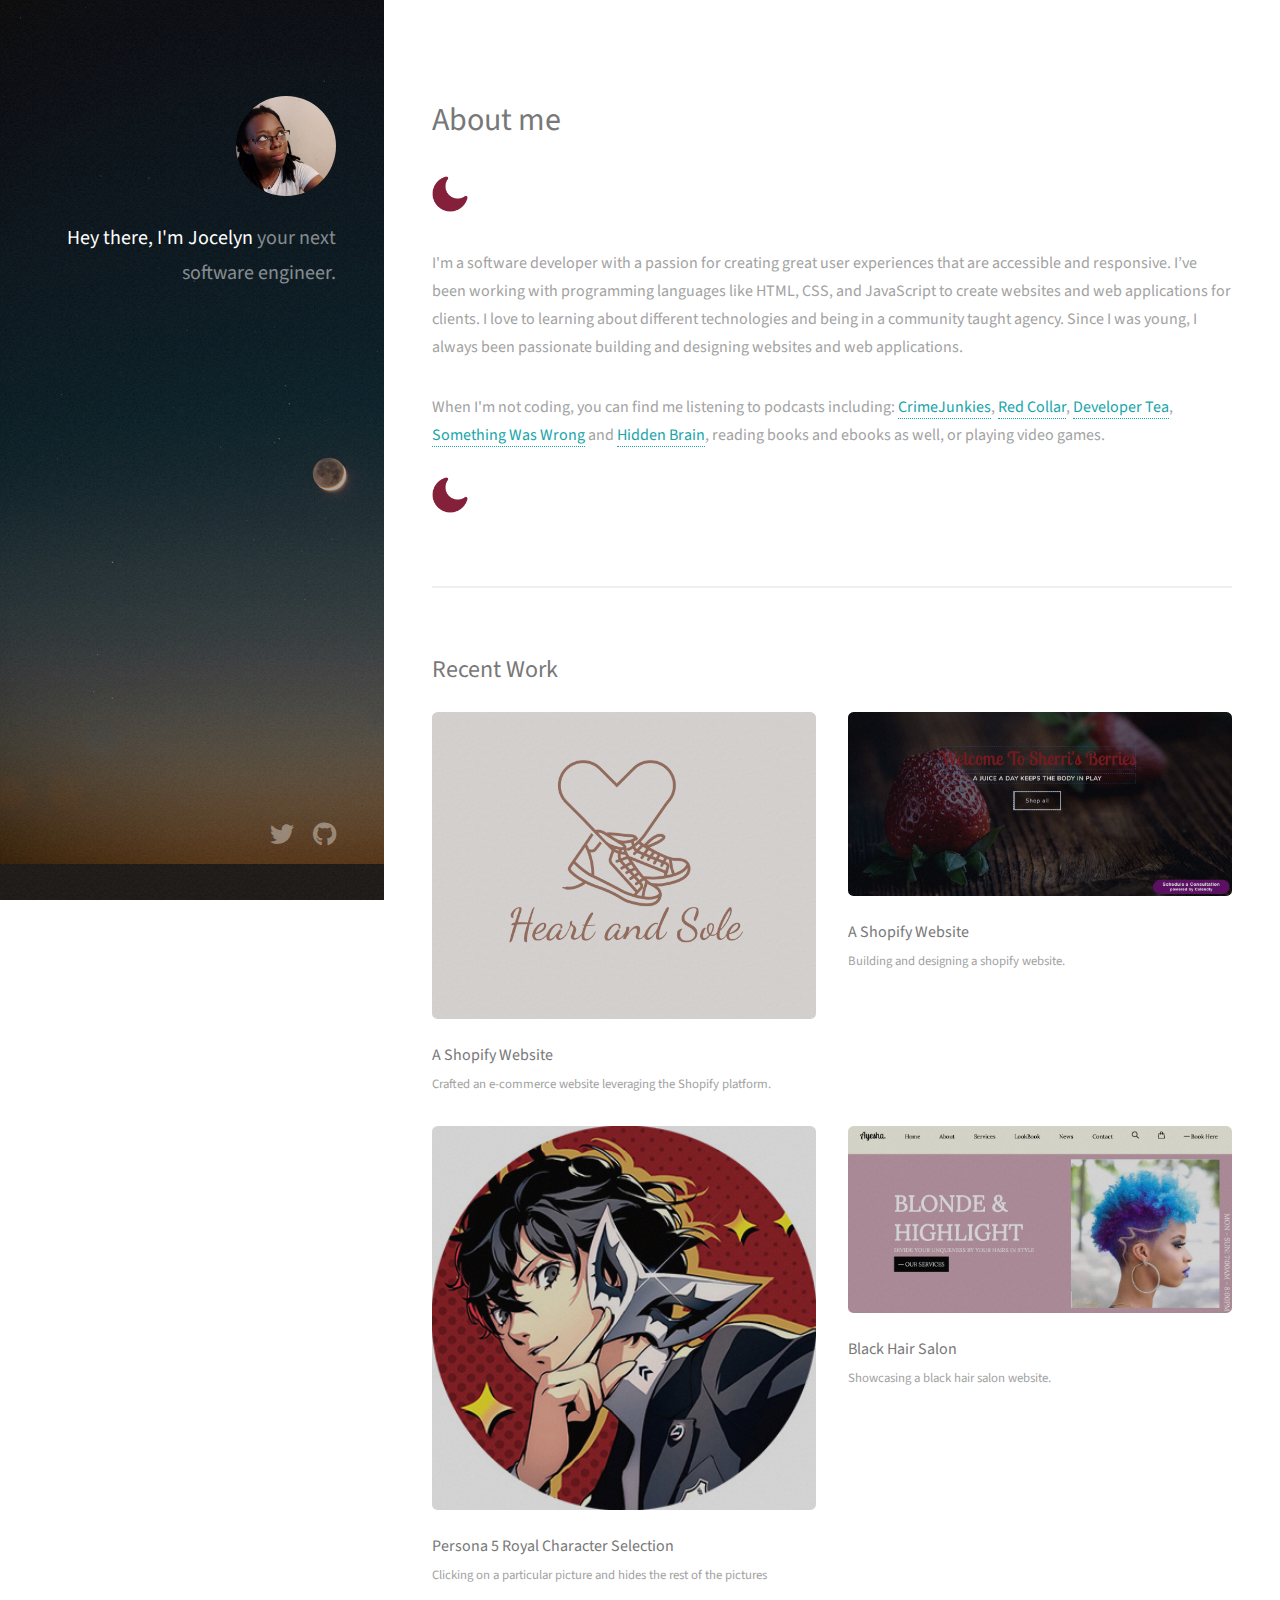
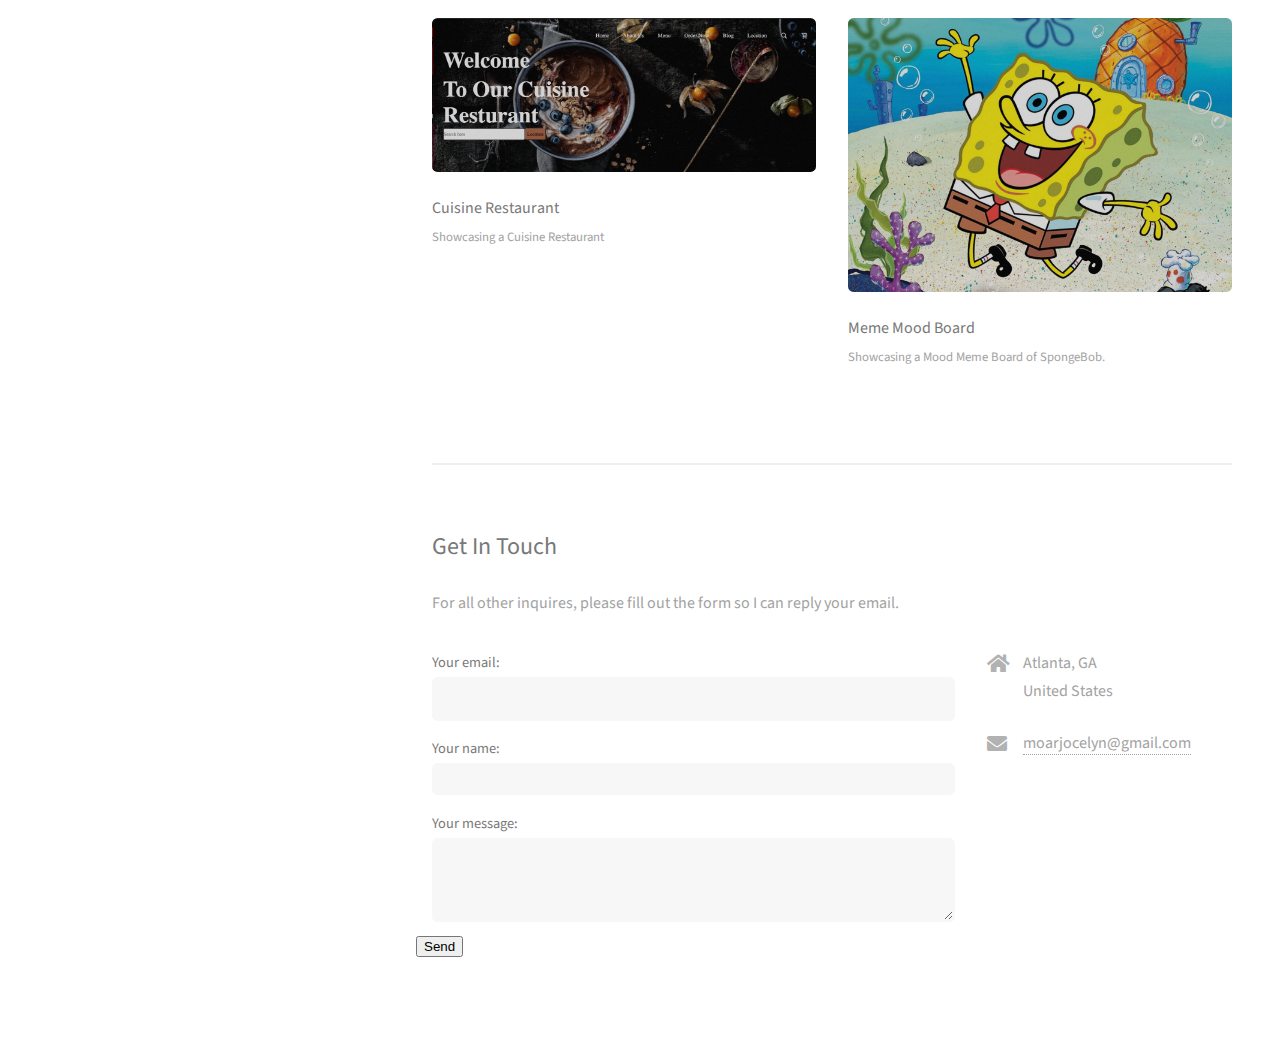
<file: index.html>
<!DOCTYPE HTML>
<!--

-->
<html>
	<head>
		<title>Jocelyn's Portfolio</title>
		<meta charset="utf-8" />
		<meta name="viewport" content="width=device-width, initial-scale=1, user-scalable=no" />
		<link rel="stylesheet" href="assets/css/main.css" />
	</head>
	<body class="is-preload">

		<!-- add icon link -->
		<link rel="icon" href="images/me.jpeg" type="image/x-icon">

		
		<!-- Header -->
			<header id="header">
				<div class="inner">
					<a href="#" class="image avatar"><img src="images/me.jpeg" alt="" /></a>
					<h1><strong>Hey there, I'm Jocelyn</strong> your next software engineer.<br />
				</div>
			</header>

		<!-- Main -->
			<div id="main">

				<!-- One -->
					<section id="one">
						<header class="major">
							<h2>About me<br /></h2>
						</header>
						<img class="moon" img src="images/moon.png">
						<br><br>
						<p>
							I'm a software developer with a passion for creating great user experiences that are accessible and responsive. I’ve
							been working with programming languages like HTML, CSS, and JavaScript to create websites and web applications for clients.
							I love to learning about different technologies and being in a community taught agency. Since I was young, I always been
							passionate building and designing websites and web applications.
						</p>
						<p>
							When I'm not coding, you can find me listening to podcasts including: <a
								href="https://crimejunkiepodcast.com/">CrimeJunkies</a>,
							<a href="https://redcollarpodcast.com/">Red Collar</a>, <a href="https://developertea.com/">Developer Tea</a>,
							<a href="https://somethingwaswrong.com/">Something Was Wrong</a> and <a href="https://hiddenbrain.org/">Hidden
								Brain</a>, reading books and ebooks as well, or playing video games.
								<br><br>
								<img class="moon" img src="images/moon.png">
							</p>
						
					</section>

				<!-- Two -->
					<section id="two">
						<h2>Recent Work</h2>
						<div class="row">
								<article class="col-6 col-12-xsmall work-item">
									<a href="heart&sole/heart&sole.gif" class="image fit thumb"><img src="heart&sole/FullLogo.png"
											alt="My client's Website" /></a>
									<h3>A Shopify Website</h3>
									<p>Crafted an e-commerce website leveraging the Shopify platform.</p>
								</article>
							<article class="col-6 col-12-xsmall work-item">
								<a href="sherri's website/img/shopifywebsite.gif" class="image fit thumb"><img src="sherri's website/img/clientswebpic.png"
										alt="My client's Website" /></a>
								<h3>A Shopify Website</h3>
								<p>Building and designing a shopify website.</p>
							</article>
							<article class="col-6 col-12-xsmall work-item">
								<a href="persona-users/img/persona5.gif" class="image fit thumb"><img src="persona-users/img/joker.jpeg"
										alt="Persona character Joker" /></a>
								<h3>Persona 5 Royal Character Selection</h3>
								<p>Clicking on a particular picture and hides the rest of the pictures</p>
							</article>
							<article class="col-6 col-12-xsmall work-item">
								<a href="hair-salon/img/blackhairsalon.gif" class="image fit thumb"><img src="hair-salon/img/Black Hair Salon.png"
										alt="Black Hair Salon Website" /></a>
								<h3>Black Hair Salon</h3>
								<p>Showcasing a black hair salon website.</p>
							</article>
							<article class="col-6 col-12-xsmall work-item">
								<a href="cuisine-restaurant/img/Resturant.gif" class="image fit thumb"><img
										src="cuisine-restaurant/img/Resturant Website.png" alt="Cuisine Resturant Website" /></a>
								<h3>Cuisine Restaurant</h3>
								<p>Showcasing a Cuisine Restaurant</p>
							</article>
							<article class="col-6 col-12-xsmall work-item">
								<a href="spondgebob/img/ezgif.com-gif-maker.gif" class="image fit thumb"><img src="spondgebob/img/jumpbob.png"
										alt="Mood Board SpongeBob Sqaure" /></a>
								<h3>Meme Mood Board</h3>
								<p>Showcasing a Mood Meme Board of SpongeBob.</p>
							</article>
							
						</div>
					</section>

				<!-- Three -->
					<section id="three">
						<h2>Get In Touch</h2>
						<p>For all other inquires, please fill out the form so I can reply your email.</p>
						<div class="row">
							<div class="col-8 col-12-small">
								<form action="https://formspree.io/f/mlevddbl" method="POST">
									<label>
										Your email:
										<input type="email" name="email" required>
									</label>
									<label>
										Your name:
										<input type="name" name="name" required>
									</label>
									<label>
										Your message:
										<textarea name="message" required></textarea>
									</label>
									<!-- your other form fields go here -->
									<ul class="actions">
									<button type="submit">Send</button>
									</ul>
								</form>
							
							</div>
							
							<div class="col-4 col-12-small">
								<ul class="labeled-icons">
									<li>
										<h3 class="icon solid fa-home"><span class="label">Address</span></h3>
										Atlanta, GA<br />
										United States
									</li>
									<li>
										<h3 class="icon solid fa-envelope"><span class="label">Email</span></h3>
										<a href="#">moarjocelyn@gmail.com</a>
									</li>
								</ul>
							</div>
						</div>
					</section>
			</div>

		<!-- Footer -->
			<footer id="footer">
				<div class="inner">
					<ul class="icons">
						<li><a href="https://twitter.com/Da_CrazyPaine" class="icon brands fa-twitter"><span class="label">Twitter</span></a></li>
						<li><a href="https://github.com/CrazyPaine" class="icon brands fa-github"><span class="label">Github</span></a></li>
					</ul>
				</div>
			</footer>

		<!-- Scripts -->
			<script src="assets/js/jquery.min.js"></script>
			<script src="assets/js/jquery.poptrox.min.js"></script>
			<script src="assets/js/browser.min.js"></script>
			<script src="assets/js/breakpoints.min.js"></script>
			<script src="assets/js/util.js"></script>
			<script src="assets/js/main.js"></script>

	</body>
</html>
</file>
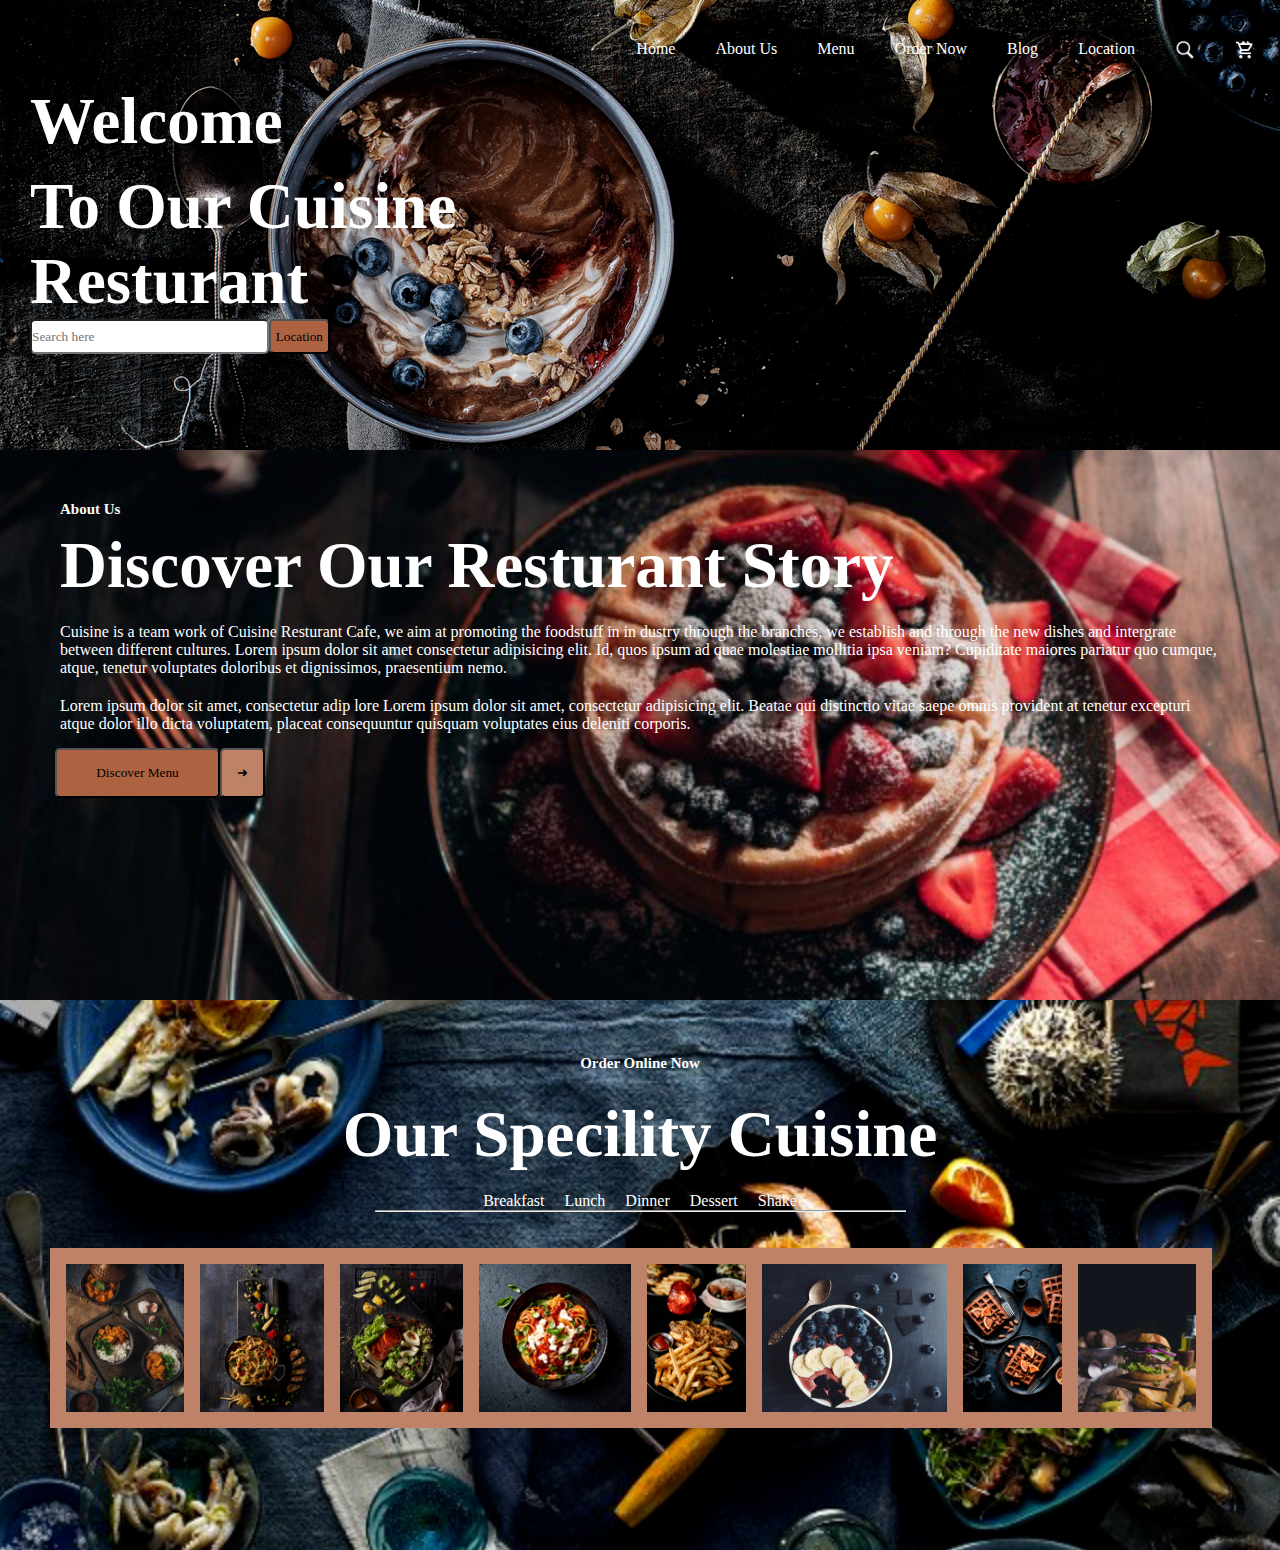
<file: cuisine-restaurant/index.html>
<!DOCTYPE html>
<html lang="en">
<head>
    <meta charset="UTF-8">
    <meta http-equiv="X-UA-Compatible" content="IE=edge">
    <meta name="viewport" content="width=device-width, initial-scale=1.0">
    <title>Cuisine Resturant</title>
    <!-- external CSS link -->
    <link rel="stylesheet" href="css/style.css">
    <!--First font-->
    <link rel="preconnect" href="https://fonts.googleapis.com">
    <link rel="preconnect" href="https://fonts.gstatic.com" crossorigin>
    <link href="https://fonts.googleapis.com/css2?family=Averia+Serif+Libre:ital,wght@0,400;0,700;1,300;1,400&display=swap" rel="stylesheet">
</head>
<body>
    <header>
        <nav>
            <ul>
                <!--This is going to be flexend by going to the right-->
                <li><a href="#">Home</a></li>
                <li><a href="#">About Us</a></li>
                <li><a href="#">Menu</a></li>
                <li><a href="#">Order Now</a></li>
                <li><a href="#">Blog</a></li>
                <li><a href="#">Location</a></li>
                <!--Cart & Search Pic-->
                <li><a href="#"><img src="img/icons8-search50.png" class="searchTool"></a></li>
                <li><a href="#"><img src="img/icons8-buying24.png" class="shopCart"></a></li>
            </ul>
        </nav>
        <main class="intrContainter">
            <div class="classInfo">
            <h1 class="introOpening">Welcome</h1>
                <span class="toOur">To Our Cuisine</span> 
                <span class="ourResturant">Resturant</span>
                <form class="searchBar">
                <input type="search" class="searchBar" placeholder="Search here">
                <button type="submit" class="searchBtn">Location</button>
                </form>
            </div>
        </main>
    </header>

    <main class="aboutRest">
    <span class="aboutStory">About Us</span>
        <h2 class="discoverRest">Discover Our Resturant Story</h2>

    <p class="paraTeam">Cuisine is a team work of Cuisine Resturant Cafe, we aim at promoting the foodstuff in in 
        dustry through the branches, we establish and through the new dishes and intergrate
        between different cultures. Lorem ipsum dolor sit amet consectetur adipisicing elit. 
        Id, quos ipsum ad quae molestiae mollitia ipsa veniam? Cupiditate maiores pariatur 
        quo cumque, atque, tenetur voluptates doloribus et dignissimos, praesentium nemo.</p>

    <p class="sitAmet">Lorem ipsum dolor sit amet, consectetur adip lore Lorem ipsum dolor sit amet, 
        consectetur adipisicing elit. Beatae qui distinctio vitae saepe omnis provident
        at tenetur excepturi atque dolor illo dicta voluptatem, placeat consequuntur
        quisquam voluptates eius deleniti corporis.</p>
        
        <form class="discoverMen">
        <button class="disMenu">Discover Menu</button>
        <button type="submit" class="equalRight">➜</button>
        </form>
    </main>

    <footer class="lastPart">
    <span class="orderOn">Order Online Now</span>
    <h3 class="ourSpec">Our Specility Cuisine</h3>
    <ol class="cycleFood">
        <li><a href="#">Breakfast</a></li>
        <li><a href="#">Lunch</a></li>
        <li><a href="#">Dinner</a></li>
        <li><a href="#">Dessert</a></li>
        <li><a href="#">Shake</a></li>
    </ol>
    <hr>
    <br>
    <br>
    <section class="lookFood">
        <div class="galleryScroll">
            <div class="galleryFood">
                <!--Four food items-->
                <div class="itemFoods">
                    <img src="img/90e72e7bfef43687c04aaad833686a77Medium.png" alt="food">
                </div>
                <!--Placeholder and organization -->
                <div class="itemFoods">
                    <img src="img/735c4c67346755.5b362a0944df3Medium.png" alt="food">
                </div>
                <!--Placeholder and organization -->
                <div class="itemFoods">
                    <img src="img/c6be1f67346755.5b362a094581c Medium.png" alt="food">
                </div>
                <!--Placeholder and organization -->
                <div class="itemFoods">
                    <img src="img/istockphoto-925256328612x612Medium.png" alt="food">
                </div>
                <!--Placeholder and organization -->
                <div class="itemFoods">
                    <img src="img/101+Food+Photography+TipsMedium.png" alt="food">
                </div>
                <!--Placeholder and organization -->
                <div class="itemFoods">
                    <img src="img/23040_food_w1120Medium.png" alt="food">
                </div>
                <!--Placeholder and organization -->
                <div class="itemFoods">
                    <img src="img/food-photographers-bea-1Medium.png" alt="food">
                </div>
                <!--Placeholder and organization -->
                <div class="itemFoods">
                    <img src="img/food-photography-examples-17Medium.png" alt="food">
                </div>


        </div>
        </div>
    </section>
    </footer>



</body>
</html>
</file>
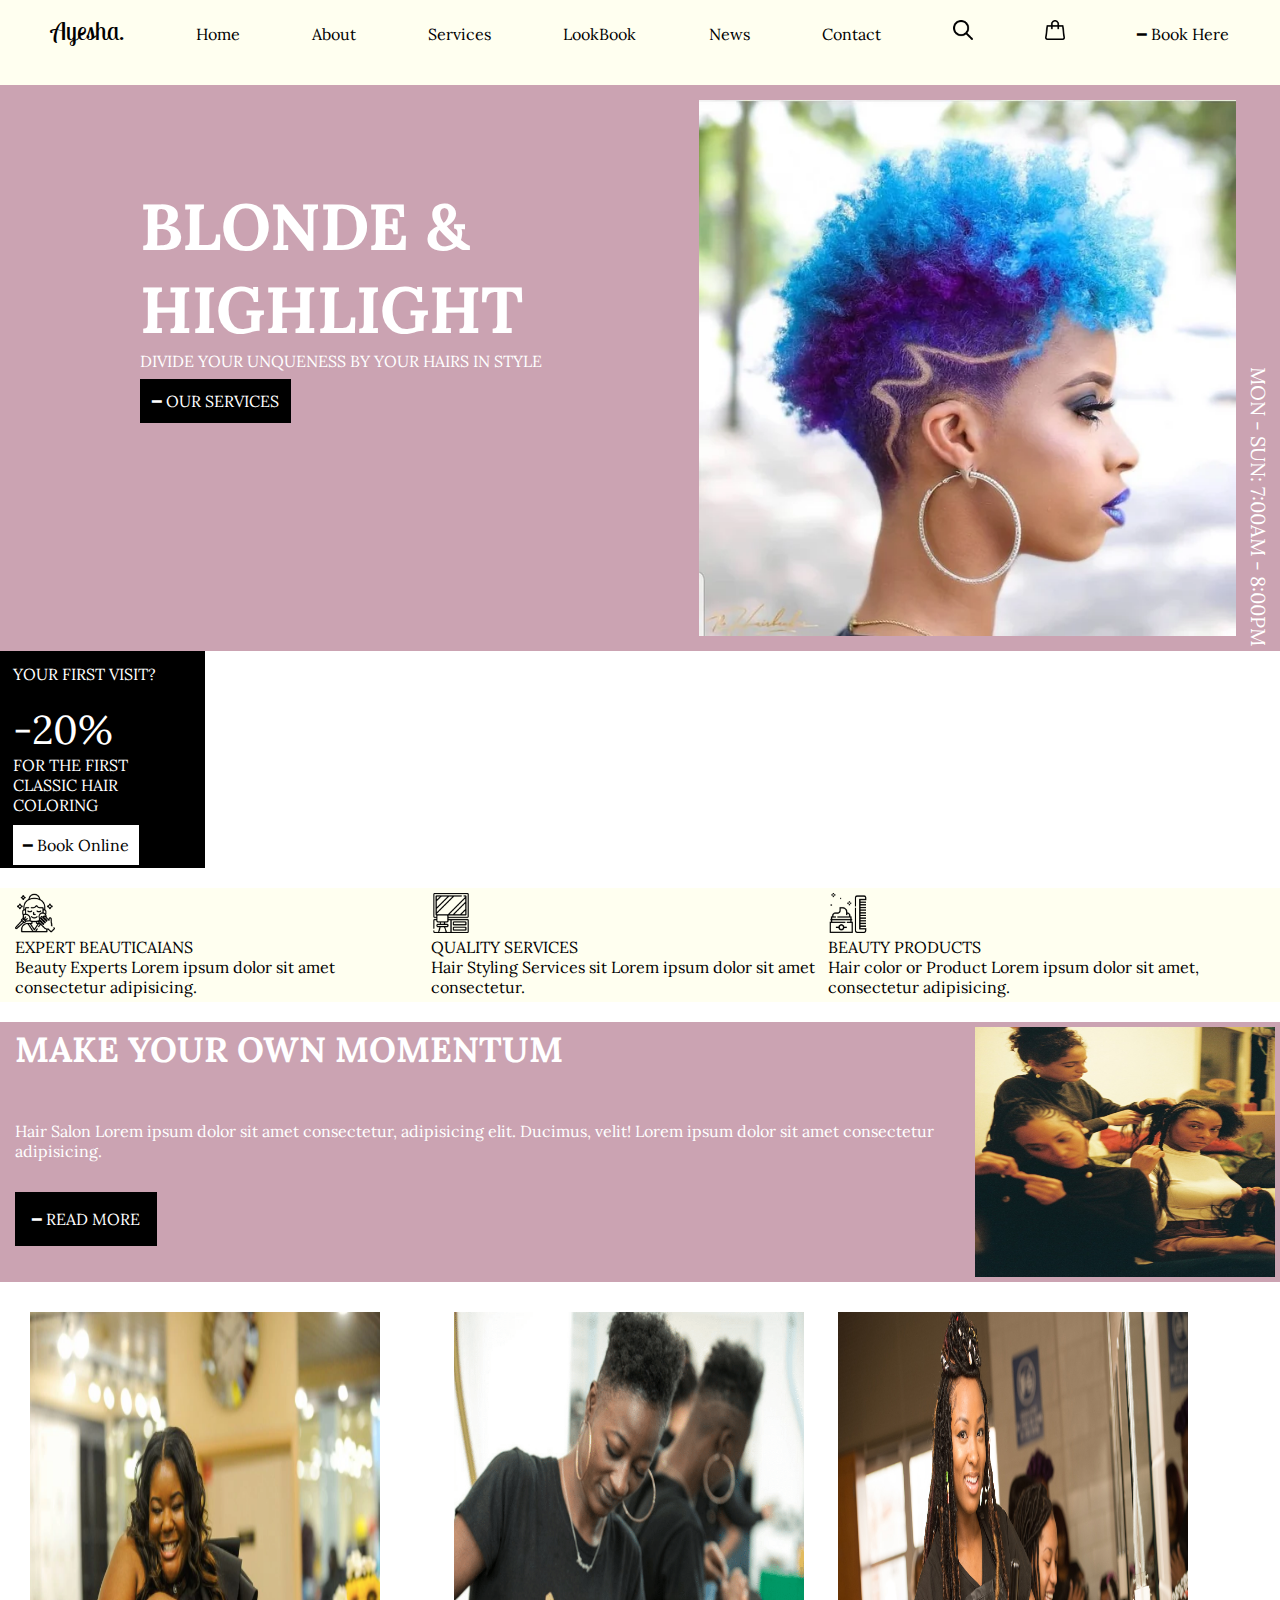
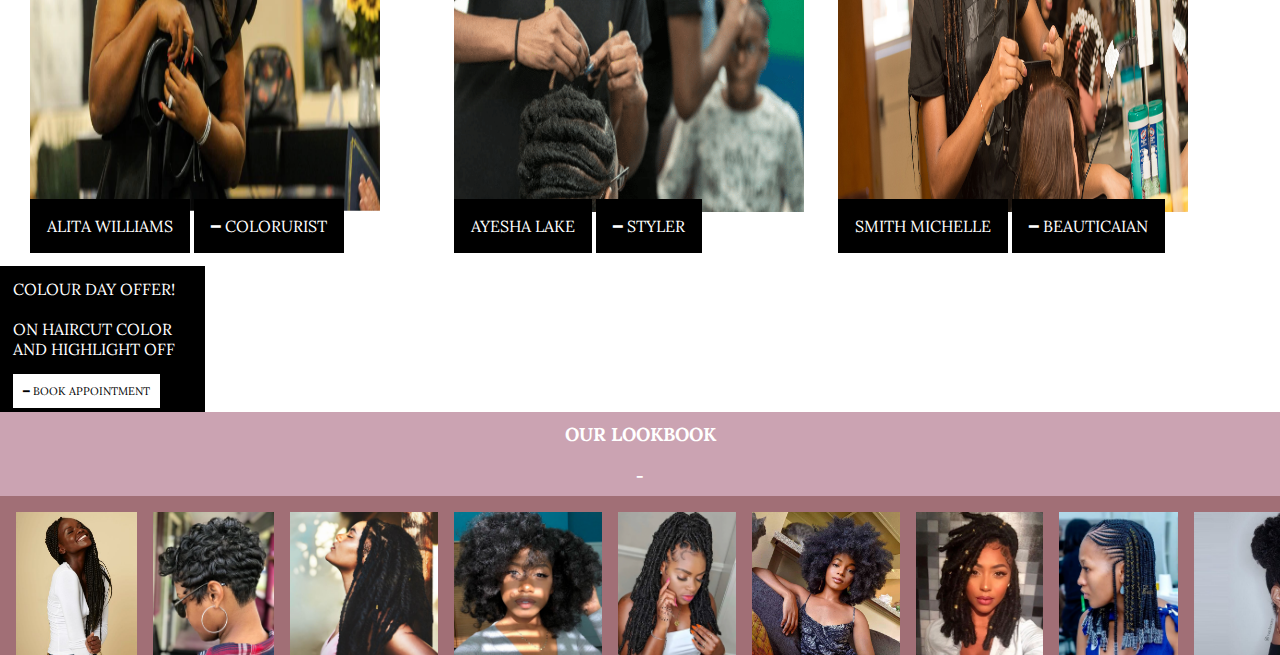
<file: hair-salon/index.html>
<!DOCTYPE html>
<html lang="en">
<head>
    <meta charset="UTF-8">
    <meta http-equiv="X-UA-Compatible" content="IE=edge">
    <meta name="viewport" content="width=device-width, initial-scale=1.0">
    <title>Hair Salon</title>
    <!-- external CSS link -->
    <link rel="stylesheet" href="css/style.css">
    <!--First font-->
    <link rel="preconnect" href="https://fonts.googleapis.com">
    <link rel="preconnect" href="https://fonts.gstatic.com" crossorigin>
    <link href="https://fonts.googleapis.com/css2?family=Lobster+Two&display=swap" rel="stylesheet">
    <!--Second font-->
    <link rel="preconnect" href="https://fonts.googleapis.com">
    <link rel="preconnect" href="https://fonts.gstatic.com" crossorigin>
    <link href="https://fonts.googleapis.com/css2?family=Lora&display=swap" rel="stylesheet">


</head>
<body>
    <header>
        <nav>
            <ul>
                <li><a href="#" id="ayeshaHair">Ayesha.</a></li>
                <li><a href="#">Home</a></li>
                <li><a href="#">About</a></li>
                <li><a href="#">Services</a></li>
                <li><a href="#">LookBook</a></li>
                <li><a href="#">News</a></li>
                <li><a href="#">Contact</a></li>
                <!--Search icon and shopping icon here-->
                <li><a href="#"><img src="img/search.png" class="searchTool"></a></li>
                <li><a href="#"><img src="img/shopping-bag.png" class="shopCart"></a></i></a></li>
                <li><a href="#">━ Book Here</a></li>
            </ul>
        </nav>
        <main>
        <!--Background imagines and more goes right here-->
        <section class="container">
        <h1 class="hairBlond">BLONDE & HIGHLIGHT</h1>
        <span class="divideUR">DIVIDE YOUR UNQUENESS BY YOUR HAIRS IN STYLE</span>
        <br><br>
        <li><a href="#" class="hairService">━ OUR SERVICES</a></li>
        </section>
        <section class="containerHair">
        <img src="img/2ovp89x8tn271.png" class="blueColor" alt="black woman natural coloured hair">
        <span class="openingTime">MON - SUN: 7:00AM - 8:00PM </span>
        </section>

        </section>
        </main>

        <!--Another box -->
       <div class="dialogCon">YOUR FIRST VISIT?
           <br><br>
           <span id="smallBig">-20%</span> FOR THE FIRST
           CLASSIC HAIR COLORING
           <br><br>
           <li><a href="#" class="bookOn">━ Book Online</a></li>
       </div>
    </header>
    <br>
    <section class="containerThree">
        <br><br>
        <section class="threeIcons">
        <img src="img/makeup.png" class="iconHair" alt="makeup products">
        <li><a href="#">EXPERT BEAUTICAIANS</a></li>
        <span>Beauty Experts Lorem ipsum dolor sit amet consectetur adipisicing.</span></section>
        
        <section>
        <img src="img/beauty-salon.png" class="iconHair" alt="mirror and chair">
        <li><a href="#">QUALITY SERVICES</a></li>
        <span>Hair Styling Services sit Lorem ipsum dolor sit amet consectetur.</span></section>

       <section>
        <img src="img/hair-comb.png" class="iconHair" alt="hair and skincare products">
        <li><a href="#">BEAUTY PRODUCTS</a></li>
        <span>Hair color or Product Lorem ipsum dolor sit amet, consectetur adipisicing.</span></section>
       </section>
    <br>
    <section class="containerHair">
    <section class="makeMomentum">
        <h2>MAKE YOUR OWN MOMENTUM</h2>
        <p>Hair Salon Lorem ipsum dolor sit amet consectetur, adipisicing elit. Ducimus, velit! Lorem ipsum dolor sit amet consectetur adipisicing.</p>
        <li><a href="#" class="readMoar">━ READ MORE</a></li>
        </section>
        <section class="hairS">
        <img src="img/1283809.png" alt=" a hairstyler doing a black women's hair" class="hairStylist"></section>
    </section>
    <!--A lot of things here.-->
    
    <section class="blackStylists">
    <section>
        <img src="img/hairstyle.png" class="blkStylist" alt="She is smiling">
        <span class="nameStyle">ALITA WILLIAMS</span>
        <span class="hairSALON">━ COLORURIST</span>
    </section>

    <section>
        <img src="img/Simone-hair.png" class="blkStylist" alt="Doing hairsyle">
        <span class="nameStyle">AYESHA LAKE</span>
        <span class="hairSALON">━ STYLER</span>
    </section>

    <section>
        <img src="img/hairstyle2.jpeg" class="blkStylist" alt="Cutting and trimming hair">
        <span class="nameStyle">SMITH MICHELLE</span>
        <span class="hairSALON">━ BEAUTICAIAN</span>
    </section>
    </section> 

    <section>
        <div class="dialogCon">COLOUR DAY OFFER!
        <span id="smallNot">-10%</span> ON HAIRCUT COLOR AND HIGHLIGHT OFF
        <br><br>
        <li><a href="#" class="bookApp">━ BOOK APPOINTMENT</a></li></div>
    </section>
    
    <h3>OUR LOOKBOOK</h3>
    <h4>-</h4>
    <footer class="lookBook">
        <div class="galleryScroll">
            <div class="galleryHair">
                <div class="itemHair">
                  <img src="img/0000-160604-unruly.png" alt="Image">
                </div>
                <div class="itemHair">
                    <img src="img/13-short-haircut-with-waves-BafgUIwngw.png" alt="Image">
                </div>
                <div class="itemHair">
                    <img src="img/her-beauty-glows-from.png" alt="Image">
                </div> 
                <div class="itemHair">
                    <img src="img/originalMedium.png" alt="Image">
                </div>
                <div class="itemHair">
                    <img src="img/529ECA55-8C2A-430E-B4C6-76F248F6FF41Medium.png" alt="Image">
                </div>
                <div class="itemHair">
                    <img src="img/72393620_553304855404308.png" alt="Image">
                </div>
                <div class="itemHair">
                    <img src="img/afc1900437460a79ac426e57e2bb01feMedium.png" alt="Image">
                </div>
                <div class="itemHair">
                    <img src="img/cornrows-box-braids-3Medium.png" alt="Image">
                </div>
                <div class="itemHair">
                    <img src="img/prom-hairstyles-for-black-girlsMedium.png" alt="Image">
                </div>



    </div>
    </div>
    </footer>


</body>
</html>
</file>
<file: cuisine-restaurant/css/style.css>
* {
    box-sizing: border-box;
    margin: 0;
    padding: 0;
    text-decoration: none;
    list-style: none;
  }
  
  /* Clear fix hack */
  .clearfix:after {
       content: ".";
       display: block;
       clear: both;
       visibility: hidden;
       line-height: 0;
       height: 0;
  }
  
  .clear {
      clear: both;
  }

  /******************************************
/* BASE STYLES
/*******************************************/




/******************************************
/* LAYOUT
/*******************************************/
*{
    font-family:'Baloo 2', Times, serif;
}
nav{
    padding: 5px;
}
nav ul{
    display: flex;
    justify-content: flex-end;
    gap: 40px;
    padding-bottom: 15px;
    padding-top: 15px;
}
ul a{
    color: white;
}

header{
    background-image: url(../img/PowerBowlLarge.png);
    background-repeat: no-repeat;
    background-size: cover;
    background-position: left center;
    padding: 20px;
    color: white;
    height: 450px;
}
.shopCart, .searchTool{
    width: 20px;
    height: 20px;
}
.intrContainter{
    display: flex;
    padding-left: 10px;
    padding-right: 10px;
}
.introOpening{
    font-size: 65px;
    padding-bottom: 10px;
    
}
.toOur{
    font-size: 65px;
    font-weight: 700;
}
.ourResturant{
    font-size: 65px;
    font-weight: 700;
    display: flex;
}
.searchBar{
    display: flex;
}
.searchLocation{
    justify-content: flex-start;
}
.classPic{
    justify-content: flex-end;
    padding: 5px;
}

.searchBtn{
    width: 70px;
    background: rgba(173,99,66);
    border-radius: 5px;
    height: 35px;
    padding-left: 5px;
    padding-right: 5px;
}
.searchBar{
    width: 300px;
    height: 35px;
    border-radius: 5px;
}
.aboutRest{
    padding: 50px;
    background-image: url(../img/stock-photo-photography-dark-breakfast-delicious-berrieswafflefoodieMedium.png);
    background-repeat: no-repeat;
    background-size: cover;
    background-position: right center;
    height: 550px;
    color: white;
}
main .aboutStory{
    font-size: 15px;
    color: rgba(251,252,246);
    font-weight: 700;
    padding: 10px;
}
.discoverRest, .paraTeam, .sitAmet{
    color: white;
    padding: 10px;
}
.discoverRest{
    font-size: 65px;
}

.discoverMen{
    display: flex;
    padding: 5px;
}
.disMenu{
    background: rgba(173,99,66);
    padding: 15px;
    border-radius: 5px;
    height: 50px;
    width: 165px;
}
.equalRight{
    background: rgba(189,130,104);
    padding: 15px;
    border-radius: 5px;
    height: 50px;
}
.lastPart{
    padding: 50px;
    background-image: url(../img/80ffe671858a6140ef6d56b242580b7cpropstylingproductphotographyMedium.png);
    background-repeat: no-repeat;
    background-size: cover;
    background-position: right center;
    height: 550px;
}

.orderOn, .ourSpec, .cycleFood{
    display: flex;
    justify-content: center;
    color: white;
}

.orderOn{
    font-size: 15px;
    font-weight: 700;
    padding: 5px;
}
.ourSpec{
    font-size: 65px;
    padding: 20px;
}
.cycleFood a{
    color: white;
    padding: 10px;
} 
hr {
    width: 45%;
    margin-left: auto;
    margin-right: auto;
}
.lookFood{
    display: flex;
}
.galleryScroll{
    box-sizing: border-box;
    height: 195px;
    overflow-x: auto;
    overflow-y: hidden;
  }
  
.galleryFood{
    background-color: rgba(189,130,104);
    display: flex;
    box-sizing: border-box;
    width: max-content;
    height: 180px;
    padding: 0px 8px;
  }
  
.itemFoods{
    box-sizing: border-box;
    height: 100%;
    padding: 16px 8px;
  }
  
.itemFoods img{
      display: block;
      height: 100%;
  }

    








/******************************************
/* ADDITIONAL STYLES
/*******************************************/
</file>
<file: hair-salon/css/style.css>
/* Box Model Hack */
* {
    box-sizing: border-box;
    margin: 0;
    padding: 0;
    text-decoration: none;
    list-style: none;
  }
  
  /* Clear fix hack */
  .clearfix:after {
       content: ".";
       display: block;
       clear: both;
       visibility: hidden;
       line-height: 0;
       height: 0;
  }
  
  .clear {
      clear: both;
  }

  /******************************************
/* BASE STYLES
/*******************************************/




/******************************************
/* LAYOUT
/*******************************************/
*{
    font-family: 'Lora', sans-serif;
    box-sizing: border-box;
    margin: 0;
    padding: 0;
    text-decoration: none;
    color: black;
}
#ayeshaHair{
    font-family: 'Lobster Two', sans-serif;
    margin-left: auto;
    font-size: 25px;
}
.shopCart, .searchTool{
    width: 20px;
    height: 20px;
}
nav{
    background: rgba(255,255,240);
    padding: 15px;
    height: 85px;
}
/*Make parent element a flex*/
ul{
    display: flex;
    justify-content: space-around;
    align-items: baseline;
}
li a{
    flex-direction: row;
    color: black;
}
/*Parent element*/
main{
    display: flex;
    background: rgba(203,163,178);
}
.container{
    justify-content: space-evenly;
    padding-left: 140px;
    padding-top: 100px;
}
.hairBlond{
    font-size: 65px;
    color: white;
}
.divideUR, .hairService, .openingTime{
    color: white;
}
.divideUR{
    margin-bottom: 100px;
}
.hairService{
    border: 2px solid black;
    background: black;
    padding: 10px;
}
.blueColor{
    width: 95%;
    padding: 10px;
}
.containerHair{
    display: flex;
    flex-direction: row;
    margin-left: 50px;
}
.openingTime{
    writing-mode: vertical-lr;
    align-self: flex-end;
    font-size: 20px;
}
.dialogCon{
    display: flex;
    flex-direction: column;
    border: 3px solid black;
    color: white;
    background: black;
    padding: 15px;
    width: 16%;
    height: 50%;
    margin: 0;
    padding: 10px;
}
#smallBig{
    font-size: 40px;
    color: white;
}
.bookOn{
    color: black;
    border: 2px solid white;
    background: white;
    padding: 8px;
}
.containerThree{
    display: flex;
    justify-content: space-between;
    gap: 10px;
    align-content: center;
    padding: 5px;
    background: rgba(255,255,240);
}
.iconHair{
    height: 40px;
}
.containerHair{
    background: rgba(203,163,178);
    margin: 0;
    padding: 5px;
}
.makeMomentum{
    display: flex;
    flex-wrap: wrap;
    padding-left: 10px;
    padding-right: 10px;
    gap: 0 5px;
}
.makeMomentum h2{
    font-size: 35px;
}
.makeMomentum h2, p, a{
    color: white;
}
.readMoar{
    border: 2px solid black;
    background: black;
    padding: 15px;
    color: white;
}
.hairS{
    display: flex;
    flex-direction: row-reverse;
}

.hairStylist{
    height: 250px;
    width: 300px;
}
.blackStylists{
    display: flex;
    flex-direction: row;
    justify-content: space-evenly;
    align-items: baseline;
    gap: 20px;
    padding: 30px;
}
.blkStylist{
    width: 350px;
    height: 500px;
}
.nameStyle, .hairSALON{
    border: 2px solid black;
    background: black;
    padding: 15px;
    color: white;
}
.bookApp{
    border: 2px solid white;
    background: white;
    padding: 8px;
    color: black;
    font-size: 11px;
}
h3, h4{
    text-align: center;
    padding: 10px;
    background: rgba(203,163,178);
    color: white;
}
.lookBook{
    background:rgba(203,163,178);
    box-sizing: border-box;
    height: 195px;
    overflow: hidden;
}

.galleryScroll{
  box-sizing: border-box;
  height: 195px;
  overflow-x: auto;
  overflow-y: hidden;
}

.galleryHair{
  background-color: rgba(161,111,118);
  display: flex;
  box-sizing: border-box;
  width: max-content;
  height: 180px;
  padding: 0px 8px;
}

.itemHair{
  box-sizing: border-box;
  height: 100%;
  padding: 16px 8px;
}

.itemHair img{
    display: block;
    height: 100%;
}






/******************************************
/* ADDITIONAL STYLES
/*******************************************/
</file>
<file: assets/css/main.css>
@import url("fontawesome-all.min.css");
@import url("https://fonts.googleapis.com/css?family=Source+Sans+Pro:400,400italic");

/*
	Strata by Pixelarity
	pixelarity.com | hello@pixelarity.com
	License: pixelarity.com/license
*/

html, body, div, span, applet, object,
iframe, h1, h2, h3, h4, h5, h6, p, blockquote,
pre, a, abbr, acronym, address, big, cite,
code, del, dfn, em, img, ins, kbd, q, s, samp,
small, strike, strong, sub, sup, tt, var, b,
u, i, center, dl, dt, dd, ol, ul, li, fieldset,
form, label, legend, table, caption, tbody,
tfoot, thead, tr, th, td, article, aside,
canvas, details, embed, figure, figcaption,
footer, header, hgroup, menu, nav, output, ruby,
section, summary, time, mark, audio, video {
	margin: 0;
	padding: 0;
	border: 0;
	font-size: 100%;
	font: inherit;
	vertical-align: baseline;}

article, aside, details, figcaption, figure,
footer, header, hgroup, menu, nav, section {
	display: block;}

body {
	line-height: 1;
}

ol, ul {
	list-style: none;
}

blockquote, q {
	quotes: none;
}

	blockquote:before, blockquote:after, q:before, q:after {
		content: '';
		content: none;
	}

table {
	border-collapse: collapse;
	border-spacing: 0;
}

body {
	-webkit-text-size-adjust: none;
}

mark {
	background-color: transparent;
	color: inherit;
}

input::-moz-focus-inner {
	border: 0;
	padding: 0;
}

input, select, textarea {
	-moz-appearance: none;
	-webkit-appearance: none;
	-ms-appearance: none;
	appearance: none;
}

/* Basic */

	html {
		box-sizing: border-box;
	}

	*, *:before, *:after {
		box-sizing: inherit;
	}

	body {
		background: #fff;
	}

		body.is-preload *, body.is-preload *:before, body.is-preload *:after {
			-moz-animation: none !important;
			-webkit-animation: none !important;
			-ms-animation: none !important;
			animation: none !important;
			-moz-transition: none !important;
			-webkit-transition: none !important;
			-ms-transition: none !important;
			transition: none !important;
		}

	body, input, select, textarea {
		color: #a2a2a2;
		font-family: "Source Sans Pro", Helvetica, sans-serif;
		font-size: 16pt;
		font-weight: 400;
		line-height: 1.75em;
	}

	a {
		-moz-transition: color 0.2s ease-in-out, border-color 0.2s ease-in-out;
		-webkit-transition: color 0.2s ease-in-out, border-color 0.2s ease-in-out;
		-ms-transition: color 0.2s ease-in-out, border-color 0.2s ease-in-out;
		transition: color 0.2s ease-in-out, border-color 0.2s ease-in-out;
		border-bottom: dotted 1px;
		color: #16a5aa;
		text-decoration: none;
	}

		a:hover {
			border-bottom-color: transparent;
			color: #16a5aa !important;
			text-decoration: none;
		}

	strong, b {
		color: #787878;
		font-weight: 400;
	}

	em, i {
		font-style: italic;
	}

	p {
		margin: 0 0 2em 0;
	}

	h1, h2, h3, h4, h5, h6 {
		color: #787878;
		font-weight: 400;
		line-height: 1em;
		margin: 0 0 1em 0;
	}

		h1 a, h2 a, h3 a, h4 a, h5 a, h6 a {
			color: inherit;
			text-decoration: none;
		}

	h1 {
		font-size: 2em;
		line-height: 1.5em;
	}

	h2 {
		font-size: 1.5em;
		line-height: 1.5em;
	}

	h3 {
		font-size: 1.25em;
		line-height: 1.5em;
	}

	h4 {
		font-size: 1.1em;
		line-height: 1.5em;
	}

	h5 {
		font-size: 0.9em;
		line-height: 1.5em;
	}

	h6 {
		font-size: 0.7em;
		line-height: 1.5em;
	}

	sub {
		font-size: 0.8em;
		position: relative;
		top: 0.5em;
	}

	sup {
		font-size: 0.8em;
		position: relative;
		top: -0.5em;
	}

	hr {
		border: 0;
		border-bottom: solid 2px #efefef;
		margin: 2em 0;
	}

		hr.major {
			margin: 3em 0;
		}

	blockquote {
		border-left: solid 6px #efefef;
		font-style: italic;
		margin: 0 0 2em 0;
		padding: 0.5em 0 0.5em 1.5em;
	}

	code {
		background: #f7f7f7;
		border-radius: 0.35em;
		border: solid 2px #efefef;
		font-family: "Courier New", monospace;
		font-size: 0.9em;
		margin: 0 0.25em;
		padding: 0.25em 0.65em;
	}

	pre {
		-webkit-overflow-scrolling: touch;
		font-family: "Courier New", monospace;
		font-size: 0.9em;
		margin: 0 0 2em 0;
	}

		pre code {
			display: block;
			line-height: 1.75em;
			padding: 1em 1.5em;
			overflow-x: auto;
		}

	.align-left {
		text-align: left;
	}

	.align-center {
		text-align: center;
	}

	.align-right {
		text-align: right;
	}

/* Container */

	.container {
		margin: 0 auto;
		max-width: calc(100% - 4em);
		width: 100%;
	}

		.container.xsmall {
			width: 25%;
		}

		.container.small {
			width: 50%;
		}

		.container.medium {
			width: 75%;
		}

		.container.large {
			width: 125%;
		}

		.container.xlarge {
			width: 150%;
		}

		.container.max {
			width: 100%;
		}

		@media screen and (max-width: 980px) {

			.container {
				width: 100% !important;
				max-width: 100% !important;
			}

		}

		@media screen and (max-width: 480px) {

			.container {
				max-width: calc(100% - 3em);
			}

		}

/* Row */

	.row {
		display: flex;
		flex-wrap: wrap;
		box-sizing: border-box;
		align-items: stretch;
	}

		.row > * {
			box-sizing: border-box;
		}

		.row.gtr-uniform > * > :last-child {
			margin-bottom: 0;
		}

		.row.aln-left {
			justify-content: flex-start;
		}

		.row.aln-center {
			justify-content: center;
		}

		.row.aln-right {
			justify-content: flex-end;
		}

		.row.aln-top {
			align-items: flex-start;
		}

		.row.aln-middle {
			align-items: center;
		}

		.row.aln-bottom {
			align-items: flex-end;
		}

		.row > .imp {
			order: -1;
		}

		.row > .col-1 {
			width: 8.33333%;
		}

		.row > .off-1 {
			margin-left: 8.33333%;
		}

		.row > .col-2 {
			width: 16.66667%;
		}

		.row > .off-2 {
			margin-left: 16.66667%;
		}

		.row > .col-3 {
			width: 25%;
		}

		.row > .off-3 {
			margin-left: 25%;
		}

		.row > .col-4 {
			width: 33.33333%;
		}

		.row > .off-4 {
			margin-left: 33.33333%;
		}

		.row > .col-5 {
			width: 41.66667%;
		}

		.row > .off-5 {
			margin-left: 41.66667%;
		}

		.row > .col-6 {
			width: 50%;
		}

		.row > .off-6 {
			margin-left: 50%;
		}

		.row > .col-7 {
			width: 58.33333%;
		}

		.row > .off-7 {
			margin-left: 58.33333%;
		}

		.row > .col-8 {
			width: 66.66667%;
		}

		.row > .off-8 {
			margin-left: 66.66667%;
		}

		.row > .col-9 {
			width: 75%;
		}

		.row > .off-9 {
			margin-left: 75%;
		}

		.row > .col-10 {
			width: 83.33333%;
		}

		.row > .off-10 {
			margin-left: 83.33333%;
		}

		.row > .col-11 {
			width: 91.66667%;
		}

		.row > .off-11 {
			margin-left: 91.66667%;
		}

		.row > .col-12 {
			width: 100%;
		}

		.row > .off-12 {
			margin-left: 100%;
		}

		.row.gtr-0 {
			margin-top: 0;
			margin-left: 0em;
		}

			.row.gtr-0 > * {
				padding: 0 0 0 0em;
			}

			.row.gtr-0.gtr-uniform {
				margin-top: 0em;
			}

				.row.gtr-0.gtr-uniform > * {
					padding-top: 0em;
				}

		.row.gtr-25 {
			margin-top: 0;
			margin-left: -0.625em;
		}

			.row.gtr-25 > * {
				padding: 0 0 0 0.625em;
			}

			.row.gtr-25.gtr-uniform {
				margin-top: -0.625em;
			}

				.row.gtr-25.gtr-uniform > * {
					padding-top: 0.625em;
				}

		.row.gtr-50 {
			margin-top: 0;
			margin-left: -1.25em;
		}

			.row.gtr-50 > * {
				padding: 0 0 0 1.25em;
			}

			.row.gtr-50.gtr-uniform {
				margin-top: -1.25em;
			}

				.row.gtr-50.gtr-uniform > * {
					padding-top: 1.25em;
				}

		.row {
			margin-top: 0;
			margin-left: -2.5em;
		}

			.row > * {
				padding: 0 0 0 2.5em;
			}

			.row.gtr-uniform {
				margin-top: -2.5em;
			}

				.row.gtr-uniform > * {
					padding-top: 2.5em;
				}

		.row.gtr-150 {
			margin-top: 0;
			margin-left: -3.75em;
		}

			.row.gtr-150 > * {
				padding: 0 0 0 3.75em;
			}

			.row.gtr-150.gtr-uniform {
				margin-top: -3.75em;
			}

				.row.gtr-150.gtr-uniform > * {
					padding-top: 3.75em;
				}

		.row.gtr-200 {
			margin-top: 0;
			margin-left: -5em;
		}

			.row.gtr-200 > * {
				padding: 0 0 0 5em;
			}

			.row.gtr-200.gtr-uniform {
				margin-top: -5em;
			}

				.row.gtr-200.gtr-uniform > * {
					padding-top: 5em;
				}

		@media screen and (max-width: 1800px) {

			.row {
				display: flex;
				flex-wrap: wrap;
				box-sizing: border-box;
				align-items: stretch;
			}

				.row > * {
					box-sizing: border-box;
				}

				.row.gtr-uniform > * > :last-child {
					margin-bottom: 0;
				}

				.row.aln-left {
					justify-content: flex-start;
				}

				.row.aln-center {
					justify-content: center;
				}

				.row.aln-right {
					justify-content: flex-end;
				}

				.row.aln-top {
					align-items: flex-start;
				}

				.row.aln-middle {
					align-items: center;
				}

				.row.aln-bottom {
					align-items: flex-end;
				}

				.row > .imp-xlarge {
					order: -1;
				}

				.row > .col-1-xlarge {
					width: 8.33333%;
				}

				.row > .off-1-xlarge {
					margin-left: 8.33333%;
				}

				.row > .col-2-xlarge {
					width: 16.66667%;
				}

				.row > .off-2-xlarge {
					margin-left: 16.66667%;
				}

				.row > .col-3-xlarge {
					width: 25%;
				}

				.row > .off-3-xlarge {
					margin-left: 25%;
				}

				.row > .col-4-xlarge {
					width: 33.33333%;
				}

				.row > .off-4-xlarge {
					margin-left: 33.33333%;
				}

				.row > .col-5-xlarge {
					width: 41.66667%;
				}

				.row > .off-5-xlarge {
					margin-left: 41.66667%;
				}

				.row > .col-6-xlarge {
					width: 50%;
				}

				.row > .off-6-xlarge {
					margin-left: 50%;
				}

				.row > .col-7-xlarge {
					width: 58.33333%;
				}

				.row > .off-7-xlarge {
					margin-left: 58.33333%;
				}

				.row > .col-8-xlarge {
					width: 66.66667%;
				}

				.row > .off-8-xlarge {
					margin-left: 66.66667%;
				}

				.row > .col-9-xlarge {
					width: 75%;
				}

				.row > .off-9-xlarge {
					margin-left: 75%;
				}

				.row > .col-10-xlarge {
					width: 83.33333%;
				}

				.row > .off-10-xlarge {
					margin-left: 83.33333%;
				}

				.row > .col-11-xlarge {
					width: 91.66667%;
				}

				.row > .off-11-xlarge {
					margin-left: 91.66667%;
				}

				.row > .col-12-xlarge {
					width: 100%;
				}

				.row > .off-12-xlarge {
					margin-left: 100%;
				}

				.row.gtr-0 {
					margin-top: 0;
					margin-left: 0em;
				}

					.row.gtr-0 > * {
						padding: 0 0 0 0em;
					}

					.row.gtr-0.gtr-uniform {
						margin-top: 0em;
					}

						.row.gtr-0.gtr-uniform > * {
							padding-top: 0em;
						}

				.row.gtr-25 {
					margin-top: 0;
					margin-left: -0.625em;
				}

					.row.gtr-25 > * {
						padding: 0 0 0 0.625em;
					}

					.row.gtr-25.gtr-uniform {
						margin-top: -0.625em;
					}

						.row.gtr-25.gtr-uniform > * {
							padding-top: 0.625em;
						}

				.row.gtr-50 {
					margin-top: 0;
					margin-left: -1.25em;
				}

					.row.gtr-50 > * {
						padding: 0 0 0 1.25em;
					}

					.row.gtr-50.gtr-uniform {
						margin-top: -1.25em;
					}

						.row.gtr-50.gtr-uniform > * {
							padding-top: 1.25em;
						}

				.row {
					margin-top: 0;
					margin-left: -2.5em;
				}

					.row > * {
						padding: 0 0 0 2.5em;
					}

					.row.gtr-uniform {
						margin-top: -2.5em;
					}

						.row.gtr-uniform > * {
							padding-top: 2.5em;
						}

				.row.gtr-150 {
					margin-top: 0;
					margin-left: -3.75em;
				}

					.row.gtr-150 > * {
						padding: 0 0 0 3.75em;
					}

					.row.gtr-150.gtr-uniform {
						margin-top: -3.75em;
					}

						.row.gtr-150.gtr-uniform > * {
							padding-top: 3.75em;
						}

				.row.gtr-200 {
					margin-top: 0;
					margin-left: -5em;
				}

					.row.gtr-200 > * {
						padding: 0 0 0 5em;
					}

					.row.gtr-200.gtr-uniform {
						margin-top: -5em;
					}

						.row.gtr-200.gtr-uniform > * {
							padding-top: 5em;
						}

		}

		@media screen and (max-width: 1280px) {

			.row {
				display: flex;
				flex-wrap: wrap;
				box-sizing: border-box;
				align-items: stretch;
			}

				.row > * {
					box-sizing: border-box;
				}

				.row.gtr-uniform > * > :last-child {
					margin-bottom: 0;
				}

				.row.aln-left {
					justify-content: flex-start;
				}

				.row.aln-center {
					justify-content: center;
				}

				.row.aln-right {
					justify-content: flex-end;
				}

				.row.aln-top {
					align-items: flex-start;
				}

				.row.aln-middle {
					align-items: center;
				}

				.row.aln-bottom {
					align-items: flex-end;
				}

				.row > .imp-large {
					order: -1;
				}

				.row > .col-1-large {
					width: 8.33333%;
				}

				.row > .off-1-large {
					margin-left: 8.33333%;
				}

				.row > .col-2-large {
					width: 16.66667%;
				}

				.row > .off-2-large {
					margin-left: 16.66667%;
				}

				.row > .col-3-large {
					width: 25%;
				}

				.row > .off-3-large {
					margin-left: 25%;
				}

				.row > .col-4-large {
					width: 33.33333%;
				}

				.row > .off-4-large {
					margin-left: 33.33333%;
				}

				.row > .col-5-large {
					width: 41.66667%;
				}

				.row > .off-5-large {
					margin-left: 41.66667%;
				}

				.row > .col-6-large {
					width: 50%;
				}

				.row > .off-6-large {
					margin-left: 50%;
				}

				.row > .col-7-large {
					width: 58.33333%;
				}

				.row > .off-7-large {
					margin-left: 58.33333%;
				}

				.row > .col-8-large {
					width: 66.66667%;
				}

				.row > .off-8-large {
					margin-left: 66.66667%;
				}

				.row > .col-9-large {
					width: 75%;
				}

				.row > .off-9-large {
					margin-left: 75%;
				}

				.row > .col-10-large {
					width: 83.33333%;
				}

				.row > .off-10-large {
					margin-left: 83.33333%;
				}

				.row > .col-11-large {
					width: 91.66667%;
				}

				.row > .off-11-large {
					margin-left: 91.66667%;
				}

				.row > .col-12-large {
					width: 100%;
				}

				.row > .off-12-large {
					margin-left: 100%;
				}

				.row.gtr-0 {
					margin-top: 0;
					margin-left: 0em;
				}

					.row.gtr-0 > * {
						padding: 0 0 0 0em;
					}

					.row.gtr-0.gtr-uniform {
						margin-top: 0em;
					}

						.row.gtr-0.gtr-uniform > * {
							padding-top: 0em;
						}

				.row.gtr-25 {
					margin-top: 0;
					margin-left: -0.5em;
				}

					.row.gtr-25 > * {
						padding: 0 0 0 0.5em;
					}

					.row.gtr-25.gtr-uniform {
						margin-top: -0.5em;
					}

						.row.gtr-25.gtr-uniform > * {
							padding-top: 0.5em;
						}

				.row.gtr-50 {
					margin-top: 0;
					margin-left: -1em;
				}

					.row.gtr-50 > * {
						padding: 0 0 0 1em;
					}

					.row.gtr-50.gtr-uniform {
						margin-top: -1em;
					}

						.row.gtr-50.gtr-uniform > * {
							padding-top: 1em;
						}

				.row {
					margin-top: 0;
					margin-left: -2em;
				}

					.row > * {
						padding: 0 0 0 2em;
					}

					.row.gtr-uniform {
						margin-top: -2em;
					}

						.row.gtr-uniform > * {
							padding-top: 2em;
						}

				.row.gtr-150 {
					margin-top: 0;
					margin-left: -3em;
				}

					.row.gtr-150 > * {
						padding: 0 0 0 3em;
					}

					.row.gtr-150.gtr-uniform {
						margin-top: -3em;
					}

						.row.gtr-150.gtr-uniform > * {
							padding-top: 3em;
						}

				.row.gtr-200 {
					margin-top: 0;
					margin-left: -4em;
				}

					.row.gtr-200 > * {
						padding: 0 0 0 4em;
					}

					.row.gtr-200.gtr-uniform {
						margin-top: -4em;
					}

						.row.gtr-200.gtr-uniform > * {
							padding-top: 4em;
						}

		}

		@media screen and (max-width: 980px) {

			.row {
				display: flex;
				flex-wrap: wrap;
				box-sizing: border-box;
				align-items: stretch;
			}

				.row > * {
					box-sizing: border-box;
				}

				.row.gtr-uniform > * > :last-child {
					margin-bottom: 0;
				}

				.row.aln-left {
					justify-content: flex-start;
				}

				.row.aln-center {
					justify-content: center;
				}

				.row.aln-right {
					justify-content: flex-end;
				}

				.row.aln-top {
					align-items: flex-start;
				}

				.row.aln-middle {
					align-items: center;
				}

				.row.aln-bottom {
					align-items: flex-end;
				}

				.row > .imp-medium {
					order: -1;
				}

				.row > .col-1-medium {
					width: 8.33333%;
				}

				.row > .off-1-medium {
					margin-left: 8.33333%;
				}

				.row > .col-2-medium {
					width: 16.66667%;
				}

				.row > .off-2-medium {
					margin-left: 16.66667%;
				}

				.row > .col-3-medium {
					width: 25%;
				}

				.row > .off-3-medium {
					margin-left: 25%;
				}

				.row > .col-4-medium {
					width: 33.33333%;
				}

				.row > .off-4-medium {
					margin-left: 33.33333%;
				}

				.row > .col-5-medium {
					width: 41.66667%;
				}

				.row > .off-5-medium {
					margin-left: 41.66667%;
				}

				.row > .col-6-medium {
					width: 50%;
				}

				.row > .off-6-medium {
					margin-left: 50%;
				}

				.row > .col-7-medium {
					width: 58.33333%;
				}

				.row > .off-7-medium {
					margin-left: 58.33333%;
				}

				.row > .col-8-medium {
					width: 66.66667%;
				}

				.row > .off-8-medium {
					margin-left: 66.66667%;
				}

				.row > .col-9-medium {
					width: 75%;
				}

				.row > .off-9-medium {
					margin-left: 75%;
				}

				.row > .col-10-medium {
					width: 83.33333%;
				}

				.row > .off-10-medium {
					margin-left: 83.33333%;
				}

				.row > .col-11-medium {
					width: 91.66667%;
				}

				.row > .off-11-medium {
					margin-left: 91.66667%;
				}

				.row > .col-12-medium {
					width: 100%;
				}

				.row > .off-12-medium {
					margin-left: 100%;
				}

				.row.gtr-0 {
					margin-top: 0;
					margin-left: 0em;
				}

					.row.gtr-0 > * {
						padding: 0 0 0 0em;
					}

					.row.gtr-0.gtr-uniform {
						margin-top: 0em;
					}

						.row.gtr-0.gtr-uniform > * {
							padding-top: 0em;
						}

				.row.gtr-25 {
					margin-top: 0;
					margin-left: -0.5em;
				}

					.row.gtr-25 > * {
						padding: 0 0 0 0.5em;
					}

					.row.gtr-25.gtr-uniform {
						margin-top: -0.5em;
					}

						.row.gtr-25.gtr-uniform > * {
							padding-top: 0.5em;
						}

				.row.gtr-50 {
					margin-top: 0;
					margin-left: -1em;
				}

					.row.gtr-50 > * {
						padding: 0 0 0 1em;
					}

					.row.gtr-50.gtr-uniform {
						margin-top: -1em;
					}

						.row.gtr-50.gtr-uniform > * {
							padding-top: 1em;
						}

				.row {
					margin-top: 0;
					margin-left: -2em;
				}

					.row > * {
						padding: 0 0 0 2em;
					}

					.row.gtr-uniform {
						margin-top: -2em;
					}

						.row.gtr-uniform > * {
							padding-top: 2em;
						}

				.row.gtr-150 {
					margin-top: 0;
					margin-left: -3em;
				}

					.row.gtr-150 > * {
						padding: 0 0 0 3em;
					}

					.row.gtr-150.gtr-uniform {
						margin-top: -3em;
					}

						.row.gtr-150.gtr-uniform > * {
							padding-top: 3em;
						}

				.row.gtr-200 {
					margin-top: 0;
					margin-left: -4em;
				}

					.row.gtr-200 > * {
						padding: 0 0 0 4em;
					}

					.row.gtr-200.gtr-uniform {
						margin-top: -4em;
					}

						.row.gtr-200.gtr-uniform > * {
							padding-top: 4em;
						}

		}

		@media screen and (max-width: 736px) {

			.row {
				display: flex;
				flex-wrap: wrap;
				box-sizing: border-box;
				align-items: stretch;
			}

				.row > * {
					box-sizing: border-box;
				}

				.row.gtr-uniform > * > :last-child {
					margin-bottom: 0;
				}

				.row.aln-left {
					justify-content: flex-start;
				}

				.row.aln-center {
					justify-content: center;
				}

				.row.aln-right {
					justify-content: flex-end;
				}

				.row.aln-top {
					align-items: flex-start;
				}

				.row.aln-middle {
					align-items: center;
				}

				.row.aln-bottom {
					align-items: flex-end;
				}

				.row > .imp-small {
					order: -1;
				}

				.row > .col-1-small {
					width: 8.33333%;
				}

				.row > .off-1-small {
					margin-left: 8.33333%;
				}

				.row > .col-2-small {
					width: 16.66667%;
				}

				.row > .off-2-small {
					margin-left: 16.66667%;
				}

				.row > .col-3-small {
					width: 25%;
				}

				.row > .off-3-small {
					margin-left: 25%;
				}

				.row > .col-4-small {
					width: 33.33333%;
				}

				.row > .off-4-small {
					margin-left: 33.33333%;
				}

				.row > .col-5-small {
					width: 41.66667%;
				}

				.row > .off-5-small {
					margin-left: 41.66667%;
				}

				.row > .col-6-small {
					width: 50%;
				}

				.row > .off-6-small {
					margin-left: 50%;
				}

				.row > .col-7-small {
					width: 58.33333%;
				}

				.row > .off-7-small {
					margin-left: 58.33333%;
				}

				.row > .col-8-small {
					width: 66.66667%;
				}

				.row > .off-8-small {
					margin-left: 66.66667%;
				}

				.row > .col-9-small {
					width: 75%;
				}

				.row > .off-9-small {
					margin-left: 75%;
				}

				.row > .col-10-small {
					width: 83.33333%;
				}

				.row > .off-10-small {
					margin-left: 83.33333%;
				}

				.row > .col-11-small {
					width: 91.66667%;
				}

				.row > .off-11-small {
					margin-left: 91.66667%;
				}

				.row > .col-12-small {
					width: 100%;
				}

				.row > .off-12-small {
					margin-left: 100%;
				}

				.row.gtr-0 {
					margin-top: 0;
					margin-left: 0em;
				}

					.row.gtr-0 > * {
						padding: 0 0 0 0em;
					}

					.row.gtr-0.gtr-uniform {
						margin-top: 0em;
					}

						.row.gtr-0.gtr-uniform > * {
							padding-top: 0em;
						}

				.row.gtr-25 {
					margin-top: 0;
					margin-left: -0.375em;
				}

					.row.gtr-25 > * {
						padding: 0 0 0 0.375em;
					}

					.row.gtr-25.gtr-uniform {
						margin-top: -0.375em;
					}

						.row.gtr-25.gtr-uniform > * {
							padding-top: 0.375em;
						}

				.row.gtr-50 {
					margin-top: 0;
					margin-left: -0.75em;
				}

					.row.gtr-50 > * {
						padding: 0 0 0 0.75em;
					}

					.row.gtr-50.gtr-uniform {
						margin-top: -0.75em;
					}

						.row.gtr-50.gtr-uniform > * {
							padding-top: 0.75em;
						}

				.row {
					margin-top: 0;
					margin-left: -1.5em;
				}

					.row > * {
						padding: 0 0 0 1.5em;
					}

					.row.gtr-uniform {
						margin-top: -1.5em;
					}

						.row.gtr-uniform > * {
							padding-top: 1.5em;
						}

				.row.gtr-150 {
					margin-top: 0;
					margin-left: -2.25em;
				}

					.row.gtr-150 > * {
						padding: 0 0 0 2.25em;
					}

					.row.gtr-150.gtr-uniform {
						margin-top: -2.25em;
					}

						.row.gtr-150.gtr-uniform > * {
							padding-top: 2.25em;
						}

				.row.gtr-200 {
					margin-top: 0;
					margin-left: -3em;
				}

					.row.gtr-200 > * {
						padding: 0 0 0 3em;
					}

					.row.gtr-200.gtr-uniform {
						margin-top: -3em;
					}

						.row.gtr-200.gtr-uniform > * {
							padding-top: 3em;
						}

		}

		@media screen and (max-width: 480px) {

			.row {
				display: flex;
				flex-wrap: wrap;
				box-sizing: border-box;
				align-items: stretch;
			}

				.row > * {
					box-sizing: border-box;
				}

				.row.gtr-uniform > * > :last-child {
					margin-bottom: 0;
				}

				.row.aln-left {
					justify-content: flex-start;
				}

				.row.aln-center {
					justify-content: center;
				}

				.row.aln-right {
					justify-content: flex-end;
				}

				.row.aln-top {
					align-items: flex-start;
				}

				.row.aln-middle {
					align-items: center;
				}

				.row.aln-bottom {
					align-items: flex-end;
				}

				.row > .imp-xsmall {
					order: -1;
				}

				.row > .col-1-xsmall {
					width: 8.33333%;
				}

				.row > .off-1-xsmall {
					margin-left: 8.33333%;
				}

				.row > .col-2-xsmall {
					width: 16.66667%;
				}

				.row > .off-2-xsmall {
					margin-left: 16.66667%;
				}

				.row > .col-3-xsmall {
					width: 25%;
				}

				.row > .off-3-xsmall {
					margin-left: 25%;
				}

				.row > .col-4-xsmall {
					width: 33.33333%;
				}

				.row > .off-4-xsmall {
					margin-left: 33.33333%;
				}

				.row > .col-5-xsmall {
					width: 41.66667%;
				}

				.row > .off-5-xsmall {
					margin-left: 41.66667%;
				}

				.row > .col-6-xsmall {
					width: 50%;
				}

				.row > .off-6-xsmall {
					margin-left: 50%;
				}

				.row > .col-7-xsmall {
					width: 58.33333%;
				}

				.row > .off-7-xsmall {
					margin-left: 58.33333%;
				}

				.row > .col-8-xsmall {
					width: 66.66667%;
				}

				.row > .off-8-xsmall {
					margin-left: 66.66667%;
				}

				.row > .col-9-xsmall {
					width: 75%;
				}

				.row > .off-9-xsmall {
					margin-left: 75%;
				}

				.row > .col-10-xsmall {
					width: 83.33333%;
				}

				.row > .off-10-xsmall {
					margin-left: 83.33333%;
				}

				.row > .col-11-xsmall {
					width: 91.66667%;
				}

				.row > .off-11-xsmall {
					margin-left: 91.66667%;
				}

				.row > .col-12-xsmall {
					width: 100%;
				}

				.row > .off-12-xsmall {
					margin-left: 100%;
				}

				.row.gtr-0 {
					margin-top: 0;
					margin-left: 0em;
				}

					.row.gtr-0 > * {
						padding: 0 0 0 0em;
					}

					.row.gtr-0.gtr-uniform {
						margin-top: 0em;
					}

						.row.gtr-0.gtr-uniform > * {
							padding-top: 0em;
						}

				.row.gtr-25 {
					margin-top: 0;
					margin-left: -0.375em;
				}

					.row.gtr-25 > * {
						padding: 0 0 0 0.375em;
					}

					.row.gtr-25.gtr-uniform {
						margin-top: -0.375em;
					}

						.row.gtr-25.gtr-uniform > * {
							padding-top: 0.375em;
						}

				.row.gtr-50 {
					margin-top: 0;
					margin-left: -0.75em;
				}

					.row.gtr-50 > * {
						padding: 0 0 0 0.75em;
					}

					.row.gtr-50.gtr-uniform {
						margin-top: -0.75em;
					}

						.row.gtr-50.gtr-uniform > * {
							padding-top: 0.75em;
						}

				.row {
					margin-top: 0;
					margin-left: -1.5em;
				}

					.row > * {
						padding: 0 0 0 1.5em;
					}

					.row.gtr-uniform {
						margin-top: -1.5em;
					}

						.row.gtr-uniform > * {
							padding-top: 1.5em;
						}

				.row.gtr-150 {
					margin-top: 0;
					margin-left: -2.25em;
				}

					.row.gtr-150 > * {
						padding: 0 0 0 2.25em;
					}

					.row.gtr-150.gtr-uniform {
						margin-top: -2.25em;
					}

						.row.gtr-150.gtr-uniform > * {
							padding-top: 2.25em;
						}

				.row.gtr-200 {
					margin-top: 0;
					margin-left: -3em;
				}

					.row.gtr-200 > * {
						padding: 0 0 0 3em;
					}

					.row.gtr-200.gtr-uniform {
						margin-top: -3em;
					}

						.row.gtr-200.gtr-uniform > * {
							padding-top: 3em;
						}

		}

/* Section/Article */

	section.special, article.special {
		text-align: center;
	}

	header p {
		color: #b2b2b2;
		position: relative;
		margin: 0 0 1.5em 0;
	}

	header h2 + p {
		font-size: 1.25em;
		margin-top: -1em;
		line-height: 1.5em;
	}

	header h3 + p {
		font-size: 1.1em;
		margin-top: -0.8em;
		line-height: 1.5em;
	}

	header h4 + p,
	header h5 + p,
	header h6 + p {
		font-size: 0.9em;
		margin-top: -0.6em;
		line-height: 1.5em;
	}

	header.major h2 {
		font-size: 2em;
	}

/* Form */

	form {
		margin: 0 0 2em 0;
	}

	label {
		color: #787878;
		display: block;
		font-size: 0.9em;
		font-weight: 400;
		margin: 0 0 1em 0;
	}

	input[type="text"],
	input[type="password"],
	input[type="email"],
	input[type="name"],
	select,
	textarea {
		-moz-appearance: none;
		-webkit-appearance: none;
		-ms-appearance: none;
		appearance: none;
		background: #f7f7f7;
		border-radius: 0.35em;
		border: solid 2px transparent;
		color: inherit;
		display: block;
		outline: 0;
		padding: 0 0.75em;
		text-decoration: none;
		width: 100%;
	}

		input[type="text"]:invalid,
		input[type="password"]:invalid,
		input[type="email"]:invalid,
		select:invalid,
		textarea:invalid {
			box-shadow: none;
		}

		input[type="text"]:focus,
		input[type="password"]:focus,
		input[type="email"]:focus,
		input[type="name"]:focus,
		select:focus,
		textarea:focus {
			border-color: #16a5aa;
		}

	select {
		background-image: url("data:image/svg+xml;charset=utf8,%3Csvg xmlns='http://www.w3.org/2000/svg' width='40' height='40' preserveAspectRatio='none' viewBox='0 0 40 40'%3E%3Cpath d='M9.4,12.3l10.4,10.4l10.4-10.4c0.2-0.2,0.5-0.4,0.9-0.4c0.3,0,0.6,0.1,0.9,0.4l3.3,3.3c0.2,0.2,0.4,0.5,0.4,0.9 c0,0.4-0.1,0.6-0.4,0.9L20.7,31.9c-0.2,0.2-0.5,0.4-0.9,0.4c-0.3,0-0.6-0.1-0.9-0.4L4.3,17.3c-0.2-0.2-0.4-0.5-0.4-0.9 c0-0.4,0.1-0.6,0.4-0.9l3.3-3.3c0.2-0.2,0.5-0.4,0.9-0.4S9.1,12.1,9.4,12.3z' fill='%23dfdfdf' /%3E%3C/svg%3E");
		background-size: 1.25rem;
		background-repeat: no-repeat;
		background-position: calc(100% - 1rem) center;
		height: 2.75em;
		padding-right: 2.75em;
		text-overflow: ellipsis;
	}

		select option {
			color: #787878;
			background: #fff;
		}

		select:focus::-ms-value {
			background-color: transparent;
		}

		select::-ms-expand {
			display: none;
		}

	input[type="text"],
	input[type="password"],
	input[type="email"],
	select {
		height: 2.75em;
	}

	textarea {
		padding: 0.75em;
	}

	input[type="checkbox"],
	input[type="radio"] {
		-moz-appearance: none;
		-webkit-appearance: none;
		-ms-appearance: none;
		appearance: none;
		display: block;
		float: left;
		margin-right: -2em;
		opacity: 0;
		width: 1em;
		z-index: -1;
	}

		input[type="checkbox"] + label,
		input[type="radio"] + label {
			text-decoration: none;
			color: #a2a2a2;
			cursor: pointer;
			display: inline-block;
			font-size: 1em;
			font-weight: 400;
			padding-left: 2.4em;
			padding-right: 0.75em;
			position: relative;
		}

			input[type="checkbox"] + label:before,
			input[type="radio"] + label:before {
				-moz-osx-font-smoothing: grayscale;
				-webkit-font-smoothing: antialiased;
				display: inline-block;
				font-style: normal;
				font-variant: normal;
				text-rendering: auto;
				line-height: 1;
				text-transform: none !important;
				font-family: 'Font Awesome 5 Free';
				font-weight: 900;
			}

			input[type="checkbox"] + label:before,
			input[type="radio"] + label:before {
				background: #f7f7f7;
				border-radius: 0.35em;
				border: solid 2px transparent;
				content: '';
				display: inline-block;
				font-size: 0.8em;
				height: 2.0625em;
				left: 0;
				line-height: 1.85625em;
				position: absolute;
				text-align: center;
				top: 0;
				width: 2.0625em;
			}

		input[type="checkbox"]:checked + label:before,
		input[type="radio"]:checked + label:before {
			background: #787878;
			border-color: #787878;
			color: #fff;
			content: '\f00c';
		}

		input[type="checkbox"]:focus + label:before,
		input[type="radio"]:focus + label:before {
			border-color: #e24d4a;
		}

	input[type="checkbox"] + label:before {
		border-radius: 0.35em;
	}

	input[type="radio"] + label:before {
		border-radius: 100%;
	}

	::-webkit-input-placeholder {
		color: #b2b2b2 !important;
		opacity: 1.0;
	}

	:-moz-placeholder {
		color: #b2b2b2 !important;
		opacity: 1.0;
	}

	::-moz-placeholder {
		color: #b2b2b2 !important;
		opacity: 1.0;
	}

	:-ms-input-placeholder {
		color: #b2b2b2 !important;
		opacity: 1.0;
	}

/* Box */

	.box {
		border-radius: 0.35em;
		border: solid 2px #efefef;
		margin-bottom: 2em;
		padding: 1.5em;
	}

		.box > :last-child,
		.box > :last-child > :last-child,
		.box > :last-child > :last-child > :last-child {
			margin-bottom: 0;
		}

		.box.alt {
			border: 0;
			border-radius: 0;
			padding: 0;
		}

/* Icon */

	.icon {
		text-decoration: none;
		border-bottom: none;
		position: relative;
	}

		.icon:before {
			-moz-osx-font-smoothing: grayscale;
			-webkit-font-smoothing: antialiased;
			display: inline-block;
			font-style: normal;
			font-variant: normal;
			text-rendering: auto;
			line-height: 1;
			text-transform: none !important;
			font-family: 'Font Awesome 5 Free';
			font-weight: 400;
		}

		.icon > .label {
			display: none;
		}

		.icon:before {
			line-height: inherit;
		}

		.icon.solid:before {
			font-weight: 900;
		}

		.icon.brands:before {
			font-family: 'Font Awesome 5 Brands';
		}

/* Image */

	.image {
		border-radius: 0.35em;
		border: 0;
		display: inline-block;
		position: relative;
	}

		.image:before {
			-moz-transition: opacity 0.2s ease-in-out;
			-webkit-transition: opacity 0.2s ease-in-out;
			-ms-transition: opacity 0.2s ease-in-out;
			transition: opacity 0.2s ease-in-out;
			background: url("images/overlay.png");
			border-radius: 0.35em;
			content: '';
			display: block;
			height: 100%;
			left: 0;
			opacity: 0.5;
			position: absolute;
			top: 0;
			width: 100%;
		}

		.image.thumb {
			text-align: center;
		}

			.image.thumb:after {
				-moz-transition: opacity 0.2s ease-in-out;
				-webkit-transition: opacity 0.2s ease-in-out;
				-ms-transition: opacity 0.2s ease-in-out;
				transition: opacity 0.2s ease-in-out;
				border-radius: 0.35em;
				border: solid 3px rgba(255, 255, 255, 0.5);
				color: #fff;
				content: 'View';
				display: inline-block;
				font-size: 0.8em;
				font-weight: 400;
				left: 50%;
				line-height: 2.25em;
				margin: -1.25em 0 0 -3em;
				opacity: 0;
				padding: 0 1.5em;
				position: absolute;
				text-align: center;
				text-decoration: none;
				top: 50%;
				white-space: nowrap;
			}

			.image.thumb:hover:after {
				opacity: 1.0;
			}

			.image.thumb:hover:before {
				background: url("images/overlay.png"), url("images/overlay.png");
				opacity: 1.0;
			}

		.image img {
			border-radius: 0.35em;
			display: block;
		}

		.image.left {
			float: left;
			margin: 0 1.5em 1em 0;
			top: 0.25em;
		}

		.image.right {
			float: right;
			margin: 0 0 1em 1.5em;
			top: 0.25em;
		}

		.image.left, .image.right {
			max-width: 40%;
		}

			.image.left img, .image.right img {
				width: 100%;
			}

		.image.fit {
			display: block;
			margin: 0 0 2em 0;
			width: 100%;
		}

			.image.fit img {
				width: 100%;
			}

		.image.avatar {
			border-radius: 100%;
		}

			.image.avatar:before {
				display: none;
			}

			.image.avatar img {
				border-radius: 100%;
				width: 100%;
			}

			.moon{
				width: 2.25em;
				height: 2.25em;
			}

/* List */

	ol {
		list-style: decimal;
		margin: 0 0 2em 0;
		padding-left: 1.25em;
	}

		ol li {
			padding-left: 0.25em;
		}

	ul {
		list-style: disc;
		margin: 0 0 2em 0;
		padding-left: 1em;
	}

		ul li {
			padding-left: 0.5em;
		}

		ul.alt {
			list-style: none;
			padding-left: 0;
		}

			ul.alt li {
				border-top: solid 2px #efefef;
				padding: 0.5em 0;
			}

				ul.alt li:first-child {
					border-top: 0;
					padding-top: 0;
				}

	dl {
		margin: 0 0 2em 0;
	}

/* Icons */

	ul.icons {
		cursor: default;
		list-style: none;
		padding-left: 0;
	}

		ul.icons li {
			display: inline-block;
			padding: 0 1em 0 0;
		}

			ul.icons li:last-child {
				padding-right: 0;
			}

			ul.icons li .icon:before {
				font-size: 1.5em;
			}

/* Labeled Icons */

	ul.labeled-icons {
		list-style: none;
		padding: 0;
	}

		ul.labeled-icons li {
			line-height: 1.75em;
			margin: 1.5em 0 0 0;
			padding-left: 2.25em;
			position: relative;
		}

			ul.labeled-icons li:first-child {
				margin-top: 0;
			}

			ul.labeled-icons li a {
				color: inherit;
			}

			ul.labeled-icons li h3 {
				color: #b2b2b2;
				left: 0;
				position: absolute;
				text-align: center;
				top: 0;
				width: 1em;
			}

/* Actions */

	ul.actions {
		display: -moz-flex;
		display: -webkit-flex;
		display: -ms-flex;
		display: flex;
		cursor: default;
		list-style: none;
		margin-left: -1em;
		padding-left: 0;
	}

		ul.actions li {
			padding: 0 0 0 1em;
			vertical-align: middle;
		}

		ul.actions.special {
			-moz-justify-content: center;
			-webkit-justify-content: center;
			-ms-justify-content: center;
			justify-content: center;
			width: 100%;
			margin-left: 0;
		}

			ul.actions.special li:first-child {
				padding-left: 0;
			}

		ul.actions.stacked {
			-moz-flex-direction: column;
			-webkit-flex-direction: column;
			-ms-flex-direction: column;
			flex-direction: column;
			margin-left: 0;
		}

			ul.actions.stacked li {
				padding: 1.3em 0 0 0;
			}

				ul.actions.stacked li:first-child {
					padding-top: 0;
				}

		ul.actions.fit {
			width: calc(100% + 1em);
		}

			ul.actions.fit li {
				-moz-flex-grow: 1;
				-webkit-flex-grow: 1;
				-ms-flex-grow: 1;
				flex-grow: 1;
				-moz-flex-shrink: 1;
				-webkit-flex-shrink: 1;
				-ms-flex-shrink: 1;
				flex-shrink: 1;
				width: 100%;
			}

				ul.actions.fit li > * {
					width: 100%;
				}

			ul.actions.fit.stacked {
				width: 100%;
			}

		@media screen and (max-width: 480px) {

			ul.actions:not(.fixed) {
				-moz-flex-direction: column;
				-webkit-flex-direction: column;
				-ms-flex-direction: column;
				flex-direction: column;
				margin-left: 0;
				width: 100% !important;
			}

				ul.actions:not(.fixed) li {
					-moz-flex-grow: 1;
					-webkit-flex-grow: 1;
					-ms-flex-grow: 1;
					flex-grow: 1;
					-moz-flex-shrink: 1;
					-webkit-flex-shrink: 1;
					-ms-flex-shrink: 1;
					flex-shrink: 1;
					padding: 1em 0 0 0;
					text-align: center;
					width: 100%;
				}

					ul.actions:not(.fixed) li > * {
						width: 100%;
					}

					ul.actions:not(.fixed) li:first-child {
						padding-top: 0;
					}

					ul.actions:not(.fixed) li input[type="submit"],
					ul.actions:not(.fixed) li input[type="reset"],
					ul.actions:not(.fixed) li input[type="button"],
					ul.actions:not(.fixed) li button,
					ul.actions:not(.fixed) li .button {
						width: 100%;
					}

						ul.actions:not(.fixed) li input[type="submit"].icon:before,
						ul.actions:not(.fixed) li input[type="reset"].icon:before,
						ul.actions:not(.fixed) li input[type="button"].icon:before,
						ul.actions:not(.fixed) li button.icon:before,
						ul.actions:not(.fixed) li .button.icon:before {
							margin-left: -0.5em;
						}

		}

/* Table */

	.table-wrapper {
		-webkit-overflow-scrolling: touch;
		overflow-x: auto;
	}

	table {
		margin: 0 0 2em 0;
		width: 100%;
	}

		table tbody tr {
			border: solid 1px #efefef;
			border-left: 0;
			border-right: 0;
		}

			table tbody tr:nth-child(2n + 1) {
				background-color: #f7f7f7;
			}

		table td {
			padding: 0.75em 0.75em;
		}

		table th {
			color: #787878;
			font-size: 0.9em;
			font-weight: 400;
			padding: 0 0.75em 0.75em 0.75em;
			text-align: left;
		}

		table thead {
			border-bottom: solid 2px #efefef;
		}

		table tfoot {
			border-top: solid 2px #efefef;
		}

		table.alt {
			border-collapse: separate;
		}

			table.alt tbody tr td {
				border: solid 2px #efefef;
				border-left-width: 0;
				border-top-width: 0;
			}

				table.alt tbody tr td:first-child {
					border-left-width: 2px;
				}

			table.alt tbody tr:first-child td {
				border-top-width: 2px;
			}

			table.alt thead {
				border-bottom: 0;
			}

			table.alt tfoot {
				border-top: 0;
			}

/* Button */

	input[type="submit"],
	input[type="reset"],
	input[type="button"],
	.button {
		-moz-appearance: none;
		-webkit-appearance: none;
		-ms-appearance: none;
		appearance: none;
		-moz-transition: background-color 0.2s ease-in-out, color 0.2s ease-in-out, border-color 0.2s ease-in-out;
		-webkit-transition: background-color 0.2s ease-in-out, color 0.2s ease-in-out, border-color 0.2s ease-in-out;
		-ms-transition: background-color 0.2s ease-in-out, color 0.2s ease-in-out, border-color 0.2s ease-in-out;
		transition: background-color 0.2s ease-in-out, color 0.2s ease-in-out, border-color 0.2s ease-in-out;
		background-color: transparent;
		border-radius: 0.35em;
		border: solid 3px #efefef;
		color: #787878 !important;
		cursor: pointer;
		display: inline-block;
		font-weight: 400;
		height: 5.15em;
		height: calc(2.75em + 6px);
		line-height: 2.75em;
		min-width: 10em;
		padding: 0 3.5em;
		text-align: center;
		text-decoration: none;
		white-space: nowrap;
	}

		input[type="submit"]:hover,
		input[type="reset"]:hover,
		input[type="button"]:hover,
		.button:hover {
			border-color: #e24d4a;
			color: #e24d4a !important;
		}

		input[type="submit"]:active,
		input[type="reset"]:active,
		input[type="button"]:active,
		.button:active {
			background-color: rgba(226, 77, 74, 0.1);
			border-color: #e24d4a;
			color: #e24d4a !important;
		}

		input[type="submit"].icon,
		input[type="reset"].icon,
		input[type="button"].icon,
		.button.icon {
			padding-left: 1.35em;
		}

			input[type="submit"].icon:before,
			input[type="reset"].icon:before,
			input[type="button"].icon:before,
			.button.icon:before {
				margin-right: 0.5em;
			}

		input[type="submit"].fit,
		input[type="reset"].fit,
		input[type="button"].fit,
		.button.fit {
			min-width: 0;
			width: 100%;
		}

		input[type="submit"].small,
		input[type="reset"].small,
		input[type="button"].small,
		.button.small {
			font-size: 0.8em;
		}

		input[type="submit"].large,
		input[type="reset"].large,
		input[type="button"].large,
		.button.large {
			font-size: 1.35em;
		}

		input[type="submit"].primary,
		input[type="reset"].primary,
		input[type="button"].primary,
		.button.primary {
			background-color: #e24d4a;
			border-color: #e24d4a;
			color: #ffffff !important;
		}

			input[type="submit"].primary:hover,
			input[type="reset"].primary:hover,
			input[type="button"].primary:hover,
			.button.primary:hover {
				background-color: #e66360;
				border-color: #e66360;
			}

			input[type="submit"].primary:active,
			input[type="reset"].primary:active,
			input[type="button"].primary:active,
			.button.primary:active {
				background-color: #de3734;
				border-color: #de3734;
			}

		input[type="submit"].disabled, input[type="submit"]:disabled,
		input[type="reset"].disabled,
		input[type="reset"]:disabled,
		input[type="button"].disabled,
		input[type="button"]:disabled,
		.button.disabled,
		.button:disabled {
			background-color: #e7e7e7 !important;
			border-color: #e7e7e7 !important;
			color: #b2b2b2 !important;
			cursor: default;
		}

/* Work Item */

	.work-item {
		margin: 0 0 2em 0;
	}

		.work-item .image {
			margin: 0 0 1.5em 0;
		}

		.work-item h3 {
			font-size: 1em;
			margin: 0 0 0.5em 0;
		}

		.work-item p {
			font-size: 0.8em;
			line-height: 1.5em;
			margin: 0;
		}

/* Header */

	#header {
		display: -moz-flex;
		display: -webkit-flex;
		display: -ms-flex;
		display: flex;
		-moz-flex-direction: column;
		-webkit-flex-direction: column;
		-ms-flex-direction: column;
		flex-direction: column;
		-moz-align-items: -moz-flex-end;
		-webkit-align-items: -webkit-flex-end;
		-ms-align-items: -ms-flex-end;
		align-items: flex-end;
		-moz-justify-content: space-between;
		-webkit-justify-content: space-between;
		-ms-justify-content: space-between;
		justify-content: space-between;
		background-color: #1f1815;
		background-attachment: scroll,								scroll;
		background-image: url("images/overlay.png"), url("../../images/bg.jpg");
		background-position: top left,							top left;
		background-repeat: repeat,								no-repeat;
		background-size: auto,								150%;
		color: rgba(255, 255, 255, 0.5);
		height: 100%;
		left: 0;
		padding: 8em 4em;
		position: fixed;
		text-align: right;
		top: 0;
		width: 35%;
	}

		#header > * {
			-moz-flex-shrink: 0;
			-webkit-flex-shrink: 0;
			-ms-flex-shrink: 0;
			flex-shrink: 0;
			width: 100%;
		}

		#header > .inner {
			-moz-flex-grow: 1;
			-webkit-flex-grow: 1;
			-ms-flex-grow: 1;
			flex-grow: 1;
			margin: 0 0 2em 0;
		}

		#header strong, #header b {
			color: #ffffff;
		}

		#header h2, #header h3, #header h4, #header h5, #header h6 {
			color: #ffffff;
		}

		#header h1 {
			color: rgba(255, 255, 255, 0.5);
			font-size: 1.35em;
			line-height: 1.75em;
			margin: 0;
		}

		#header .image.avatar {
			margin: 0 0 1em 0;
			width: 6.25em;
		}

/* Footer */

	#footer .icons {
		margin: 1em 0 0 0;
	}

		#footer .icons a {
			color: rgba(255, 255, 255, 0.4);
		}

	#footer .copyright {
		color: rgba(255, 255, 255, 0.4);
		font-size: 0.8em;
		list-style: none;
		margin: 1em 0 0 0;
		padding: 0;
	}

		#footer .copyright li {
			border-left: solid 1px rgba(255, 255, 255, 0.25);
			display: inline-block;
			line-height: 1em;
			margin-left: 0.75em;
			padding-left: 0.75em;
		}

			#footer .copyright li:first-child {
				border-left: 0;
				margin-left: 0;
				padding-left: 0;
			}

			#footer .copyright li a {
				color: inherit;
			}

/* Main */

	#main {
		margin-left: 35%;
		max-width: 54em;
		padding: 8em 4em 4em 4em;
		width: calc(100% - 35%);
	}

		#main > section {
			border-top: solid 2px #efefef;
			margin: 4em 0 0 0;
			padding: 4em 0 0 0;
		}

			#main > section:first-child {
				border-top: 0;
				margin-top: 0;
				padding-top: 0;
			}

/* Poptrox */

	@-moz-keyframes spin {
		0% {
			-moz-transform: rotate(0deg);
			-webkit-transform: rotate(0deg);
			-ms-transform: rotate(0deg);
			transform: rotate(0deg);
		}

		100% {
			-moz-transform: rotate(360deg);
			-webkit-transform: rotate(360deg);
			-ms-transform: rotate(360deg);
			transform: rotate(360deg);
		}
	}

	@-webkit-keyframes spin {
		0% {
			-moz-transform: rotate(0deg);
			-webkit-transform: rotate(0deg);
			-ms-transform: rotate(0deg);
			transform: rotate(0deg);
		}

		100% {
			-moz-transform: rotate(360deg);
			-webkit-transform: rotate(360deg);
			-ms-transform: rotate(360deg);
			transform: rotate(360deg);
		}
	}

	@-ms-keyframes spin {
		0% {
			-moz-transform: rotate(0deg);
			-webkit-transform: rotate(0deg);
			-ms-transform: rotate(0deg);
			transform: rotate(0deg);
		}

		100% {
			-moz-transform: rotate(360deg);
			-webkit-transform: rotate(360deg);
			-ms-transform: rotate(360deg);
			transform: rotate(360deg);
		}
	}

	@keyframes spin {
		0% {
			-moz-transform: rotate(0deg);
			-webkit-transform: rotate(0deg);
			-ms-transform: rotate(0deg);
			transform: rotate(0deg);
		}

		100% {
			-moz-transform: rotate(360deg);
			-webkit-transform: rotate(360deg);
			-ms-transform: rotate(360deg);
			transform: rotate(360deg);
		}
	}

	.poptrox-popup {
		-moz-box-sizing: content-box;
		-webkit-box-sizing: content-box;
		-ms-box-sizing: content-box;
		box-sizing: content-box;
		-webkit-tap-highlight-color: rgba(255, 255, 255, 0);
		background: #fff;
		border-radius: 0.35em;
		box-shadow: 0 0.1em 0.15em 0 rgba(0, 0, 0, 0.15);
		overflow: hidden;
		padding-bottom: 3em;
	}

		.poptrox-popup .loader {
			text-decoration: none;
			-moz-animation: spin 1s linear infinite;
			-webkit-animation: spin 1s linear infinite;
			-ms-animation: spin 1s linear infinite;
			animation: spin 1s linear infinite;
			font-size: 1.5em;
			height: 1em;
			left: 50%;
			line-height: 1em;
			margin: -0.5em 0 0 -0.5em;
			position: absolute;
			top: 50%;
			width: 1em;
		}

			.poptrox-popup .loader:before {
				-moz-osx-font-smoothing: grayscale;
				-webkit-font-smoothing: antialiased;
				display: inline-block;
				font-style: normal;
				font-variant: normal;
				text-rendering: auto;
				line-height: 1;
				text-transform: none !important;
				font-family: 'Font Awesome 5 Free';
				font-weight: 900;
			}

			.poptrox-popup .loader:before {
				content: '\f1ce';
			}

		.poptrox-popup .caption {
			background: #fff;
			bottom: 0;
			cursor: default;
			font-size: 0.9em;
			height: 3em;
			left: 0;
			line-height: 2.8em;
			position: absolute;
			text-align: center;
			width: 100%;
			z-index: 1;
		}

		.poptrox-popup .nav-next,
		.poptrox-popup .nav-previous {
			text-decoration: none;
			-moz-transition: opacity 0.2s ease-in-out;
			-webkit-transition: opacity 0.2s ease-in-out;
			-ms-transition: opacity 0.2s ease-in-out;
			transition: opacity 0.2s ease-in-out;
			-webkit-tap-highlight-color: rgba(255, 255, 255, 0);
			background: rgba(0, 0, 0, 0.01);
			cursor: pointer;
			height: 100%;
			opacity: 0;
			position: absolute;
			top: 0;
			width: 50%;
		}

			.poptrox-popup .nav-next:before,
			.poptrox-popup .nav-previous:before {
				-moz-osx-font-smoothing: grayscale;
				-webkit-font-smoothing: antialiased;
				display: inline-block;
				font-style: normal;
				font-variant: normal;
				text-rendering: auto;
				line-height: 1;
				text-transform: none !important;
				font-family: 'Font Awesome 5 Free';
				font-weight: 900;
			}

			.poptrox-popup .nav-next:before,
			.poptrox-popup .nav-previous:before {
				color: #fff;
				font-size: 2.5em;
				height: 1em;
				line-height: 1em;
				margin-top: -0.75em;
				position: absolute;
				text-align: center;
				top: 50%;
				width: 1.5em;
			}

		.poptrox-popup .nav-next {
			right: 0;
		}

			.poptrox-popup .nav-next:before {
				content: '\f105';
				right: 0;
			}

		.poptrox-popup .nav-previous {
			left: 0;
		}

			.poptrox-popup .nav-previous:before {
				content: '\f104';
				left: 0;
			}

		.poptrox-popup .closer {
			text-decoration: none;
			-moz-transition: opacity 0.2s ease-in-out;
			-webkit-transition: opacity 0.2s ease-in-out;
			-ms-transition: opacity 0.2s ease-in-out;
			transition: opacity 0.2s ease-in-out;
			-webkit-tap-highlight-color: rgba(255, 255, 255, 0);
			color: #fff;
			height: 4em;
			line-height: 4em;
			opacity: 0;
			position: absolute;
			right: 0;
			text-align: center;
			top: 0;
			width: 4em;
			z-index: 2;
		}

			.poptrox-popup .closer:before {
				-moz-osx-font-smoothing: grayscale;
				-webkit-font-smoothing: antialiased;
				display: inline-block;
				font-style: normal;
				font-variant: normal;
				text-rendering: auto;
				line-height: 1;
				text-transform: none !important;
				font-family: 'Font Awesome 5 Free';
				font-weight: 900;
			}

			.poptrox-popup .closer:before {
				-moz-box-sizing: content-box;
				-webkit-box-sizing: content-box;
				-ms-box-sizing: content-box;
				box-sizing: content-box;
				border-radius: 100%;
				border: solid 3px rgba(255, 255, 255, 0.5);
				content: '\f00d';
				display: block;
				font-size: 1em;
				height: 1.75em;
				left: 50%;
				line-height: 1.75em;
				margin: -0.875em 0 0 -0.875em;
				position: absolute;
				top: 50%;
				width: 1.75em;
			}

		.poptrox-popup:hover .nav-next,
		.poptrox-popup:hover .nav-previous {
			opacity: 0.5;
		}

			.poptrox-popup:hover .nav-next:hover,
			.poptrox-popup:hover .nav-previous:hover {
				opacity: 1.0;
			}

		.poptrox-popup:hover .closer {
			opacity: 0.5;
		}

			.poptrox-popup:hover .closer:hover {
				opacity: 1.0;
			}

/* Touch */

	body.is-touch .image.thumb:before {
		opacity: 0.5 !important;
	}

	body.is-touch .image.thumb:after {
		display: none !important;
	}

	body.is-touch #header {
		background-attachment: scroll;
		background-size: auto, cover;
	}

	body.is-touch .poptrox-popup .nav-next,
	body.is-touch .poptrox-popup .nav-previous,
	body.is-touch .poptrox-popup .closer {
		opacity: 1.0 !important;
	}

/* XLarge */

	@media screen and (max-width: 1800px) {

		/* Basic */

			body, input, select, textarea {
				font-size: 12pt;
			}

	}

/* Large */

	@media screen and (max-width: 1280px) {

		/* Header */

			#header {
				padding: 6em 3em 3em 3em;
				width: 30%;
			}

				#header h1 {
					font-size: 1.25em;
				}

					#header h1 br {
						display: none;
					}

				#header > .inner {
					margin-bottom: 0;
				}

		/* Footer */

			#footer .copyright li {
				border-left-width: 0;
				display: block;
				line-height: 2.25em;
				margin-left: 0;
				padding-left: 0;
			}

		/* Main */

			#main {
				margin-left: 30%;
				max-width: none;
				padding: 6em 3em 3em 3em;
				width: calc(100% - 30%);
			}

	}

/* Medium */

	@media screen and (max-width: 980px) {

		/* Basic */

			h1 br, h2 br, h3 br, h4 br, h5 br, h6 br {
				display: none;
			}

		/* List */

			ul.icons li .icon {
				font-size: 1.25em;
			}

		/* Header */

			#header {
				background-attachment: scroll;
				background-position: top left, center center;
				background-size: auto,		cover;
				left: auto;
				padding: 6em 4em;
				position: relative;
				text-align: center;
				top: auto;
				width: 100%;
				display: block;
			}

				#header h1 {
					font-size: 1.75em;
				}

					#header h1 br {
						display: inline;
					}

		/* Footer */

			#footer {
				background-attachment: scroll;
				background-color: #1f1815;
				background-image: url("images/overlay.png"), url("../../images/bg.jpg");
				background-position: top left,						bottom center;
				background-repeat: repeat,							no-repeat;
				background-size: auto,							cover;
				bottom: auto;
				left: auto;
				padding: 4em 4em 6em 4em;
				position: relative;
				text-align: center;
				width: 100%;
			}

				#footer .icons {
					margin: 0 0 1em 0;
				}

				#footer .copyright {
					margin: 0 0 1em 0;
				}

					#footer .copyright li {
						border-left-width: 1px;
						display: inline-block;
						line-height: 1em;
						margin-left: 0.75em;
						padding-left: 0.75em;
					}

		/* Main */

			#main {
				margin: 0;
				padding: 6em 4em;
				width: 100%;
			}

	}

/* Small */

	@media screen and (max-width: 736px) {

		/* Basic */

			h1 {
				font-size: 1.5em;
			}

			h2 {
				font-size: 1.2em;
			}

			h3 {
				font-size: 1em;
			}

		/* Section/Article */

			section.special, article.special {
				text-align: center;
			}

			header.major h2 {
				font-size: 1.35em;
			}

		/* List */

			ul.labeled-icons li {
				padding-left: 2em;
			}

				ul.labeled-icons li h3 {
					line-height: 1.75em;
				}

		/* Header */

			#header {
				padding: 2.25em 1.5em;
			}

				#header h1 {
					font-size: 1.35em;
				}

		/* Footer */

			#footer {
				padding: 2.25em 1.5em;
			}

		/* Main */

			#main {
				padding: 2.25em 1.5em 0.25em 1.5em;
			}

				#main > section {
					margin: 2.25em 0 0 0;
					padding: 2.25em 0 0 0;
				}

		/* Poptrox */

			.poptrox-popup {
				border-radius: 0;
			}

				.poptrox-popup .nav-next:before,
				.poptrox-popup .nav-previous:before {
					margin-top: -1em;
				}

	}

/* XSmall */

	@media screen and (max-width: 480px) {

		/* Header */

			#header {
				padding: 4.5em 1.5em;
			}

				#header h1 br {
					display: none;
				}

		/* Footer */

			#footer .copyright li {
				border-left-width: 0;
				display: block;
				line-height: 2.25em;
				margin-left: 0;
				padding-left: 0;
			}

	}
</file>
